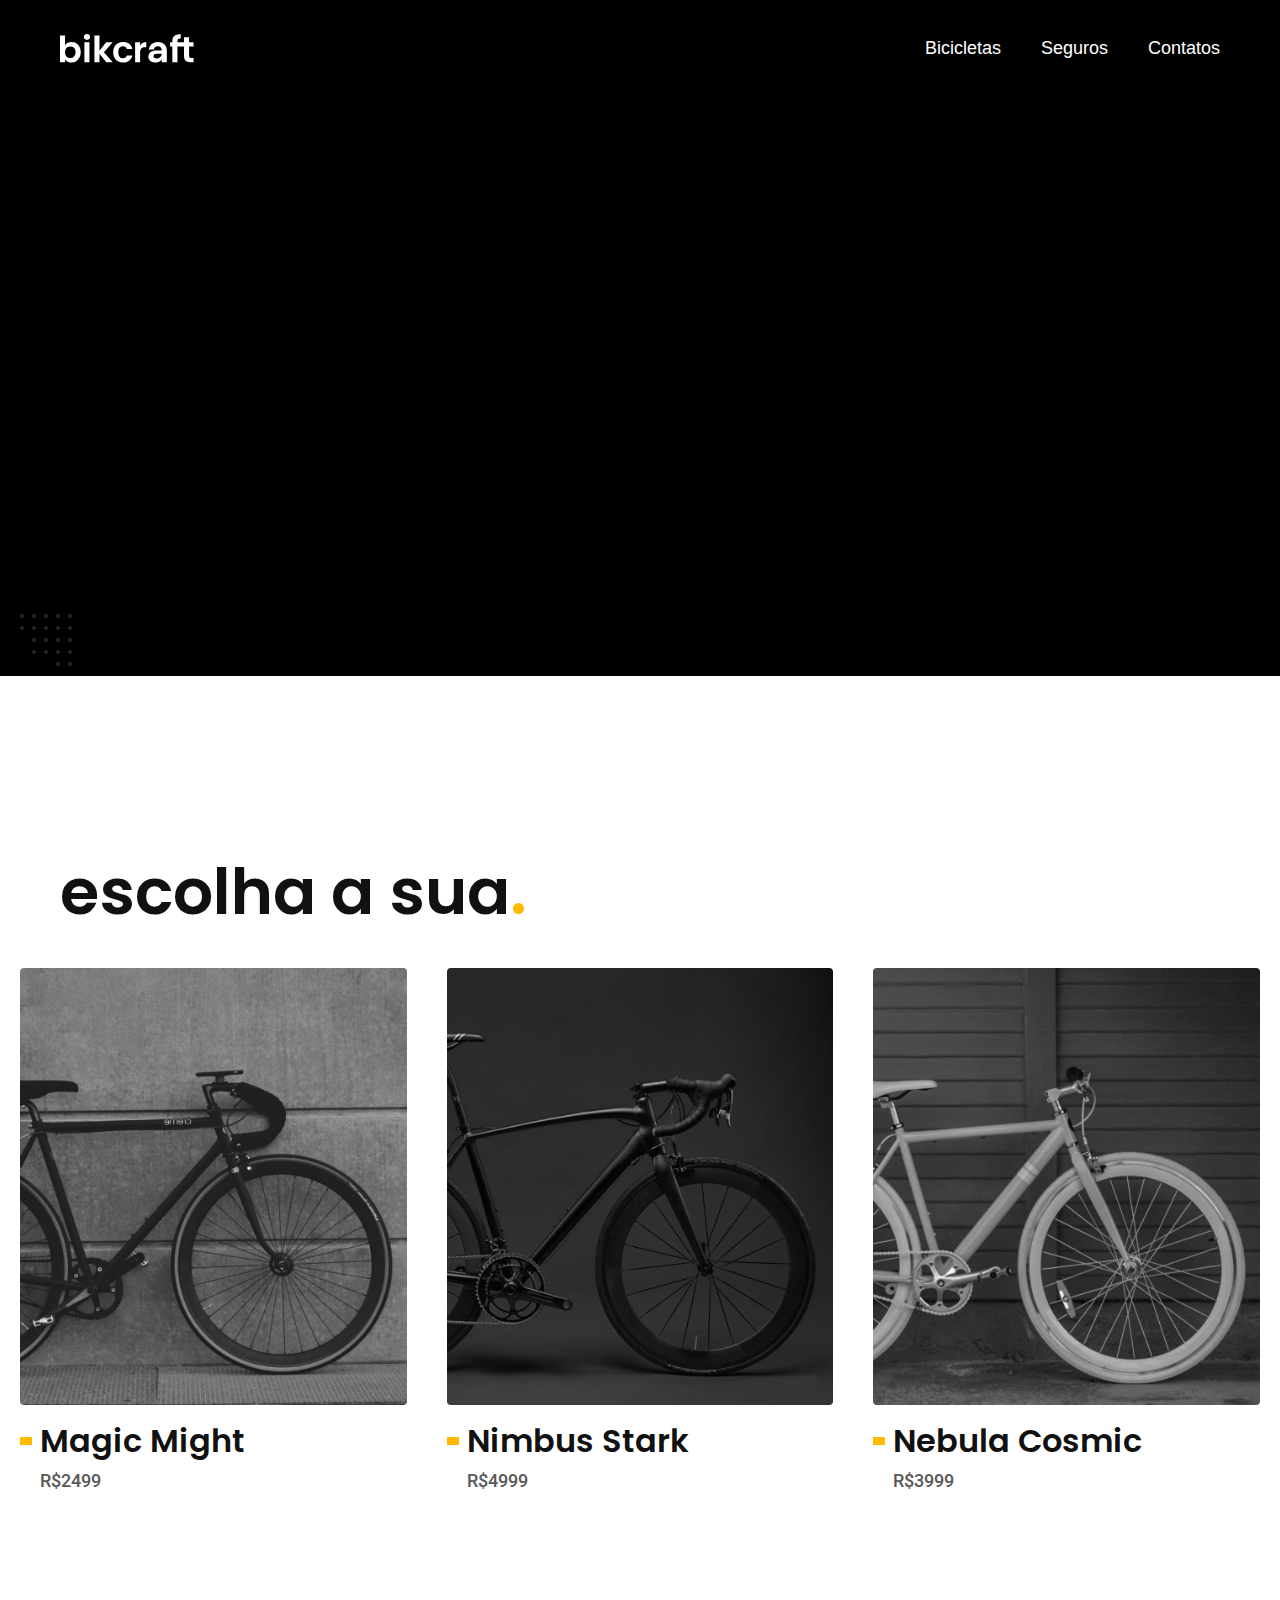
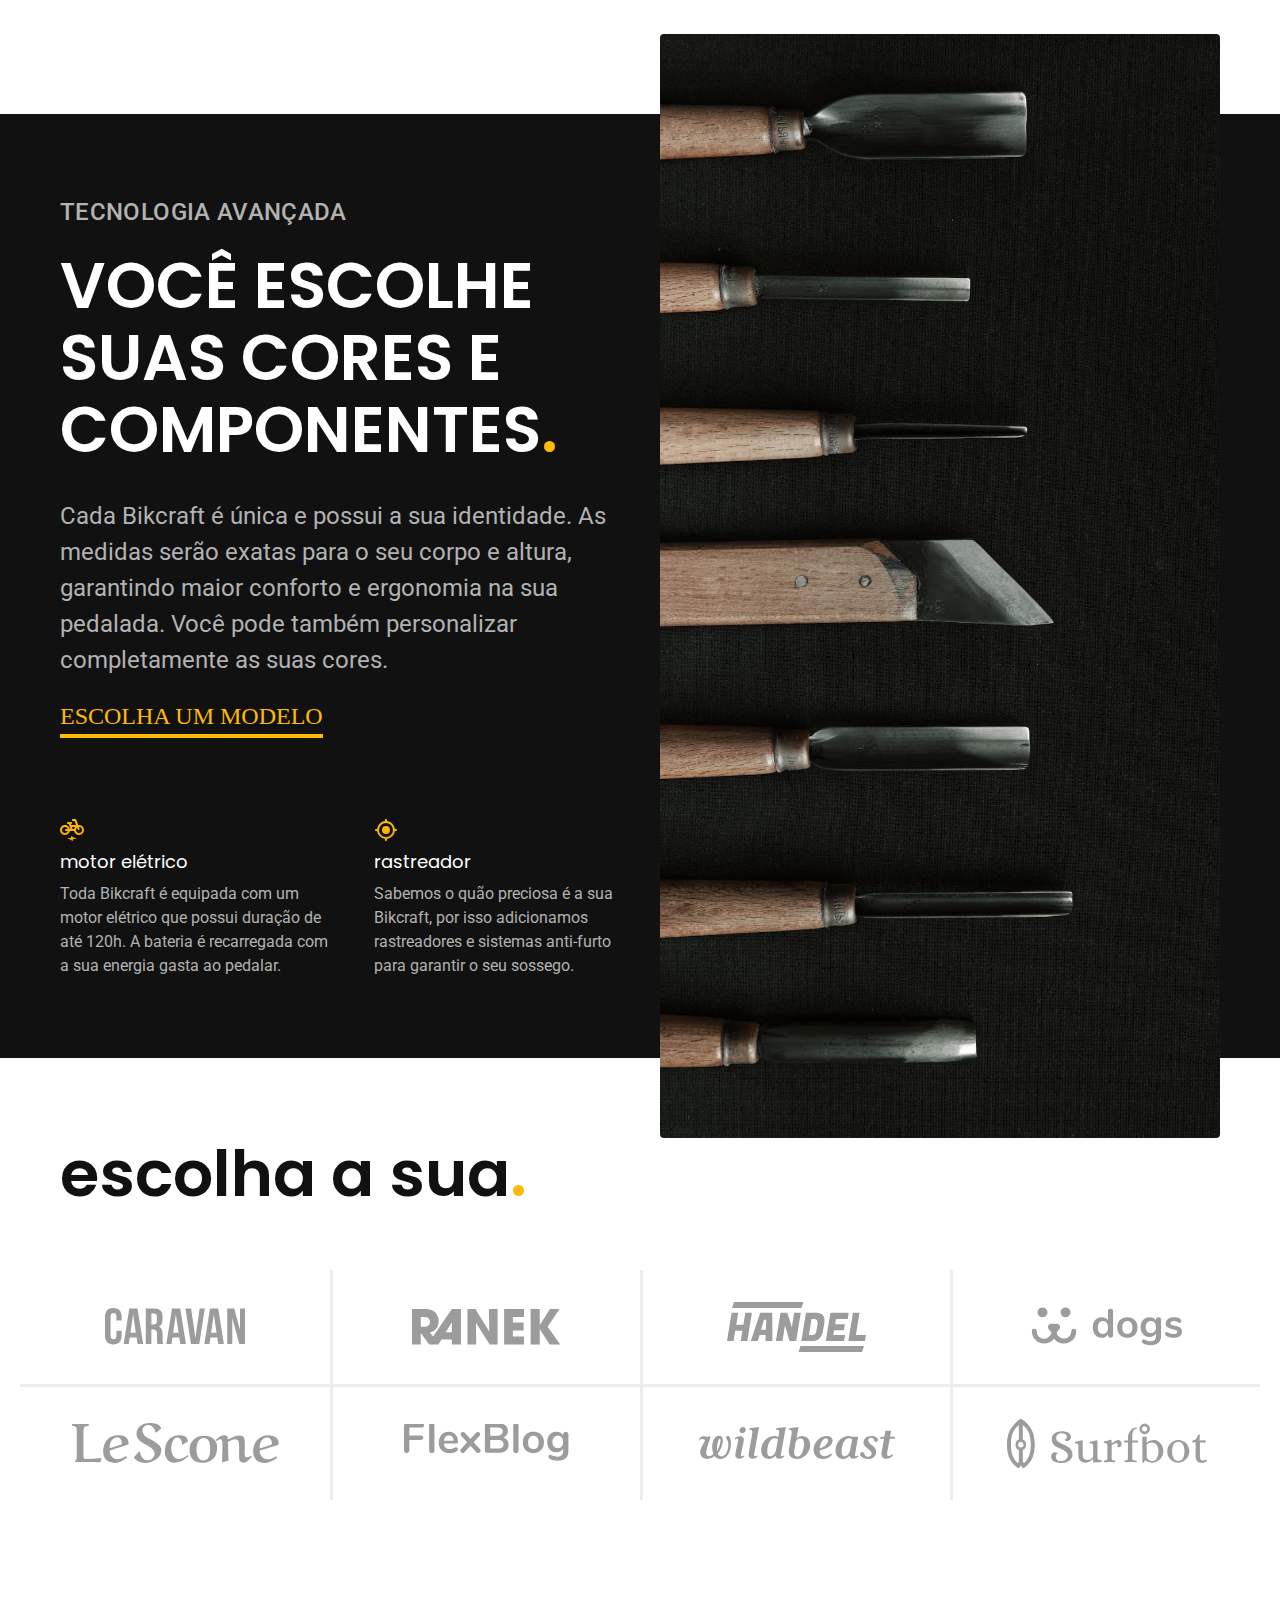
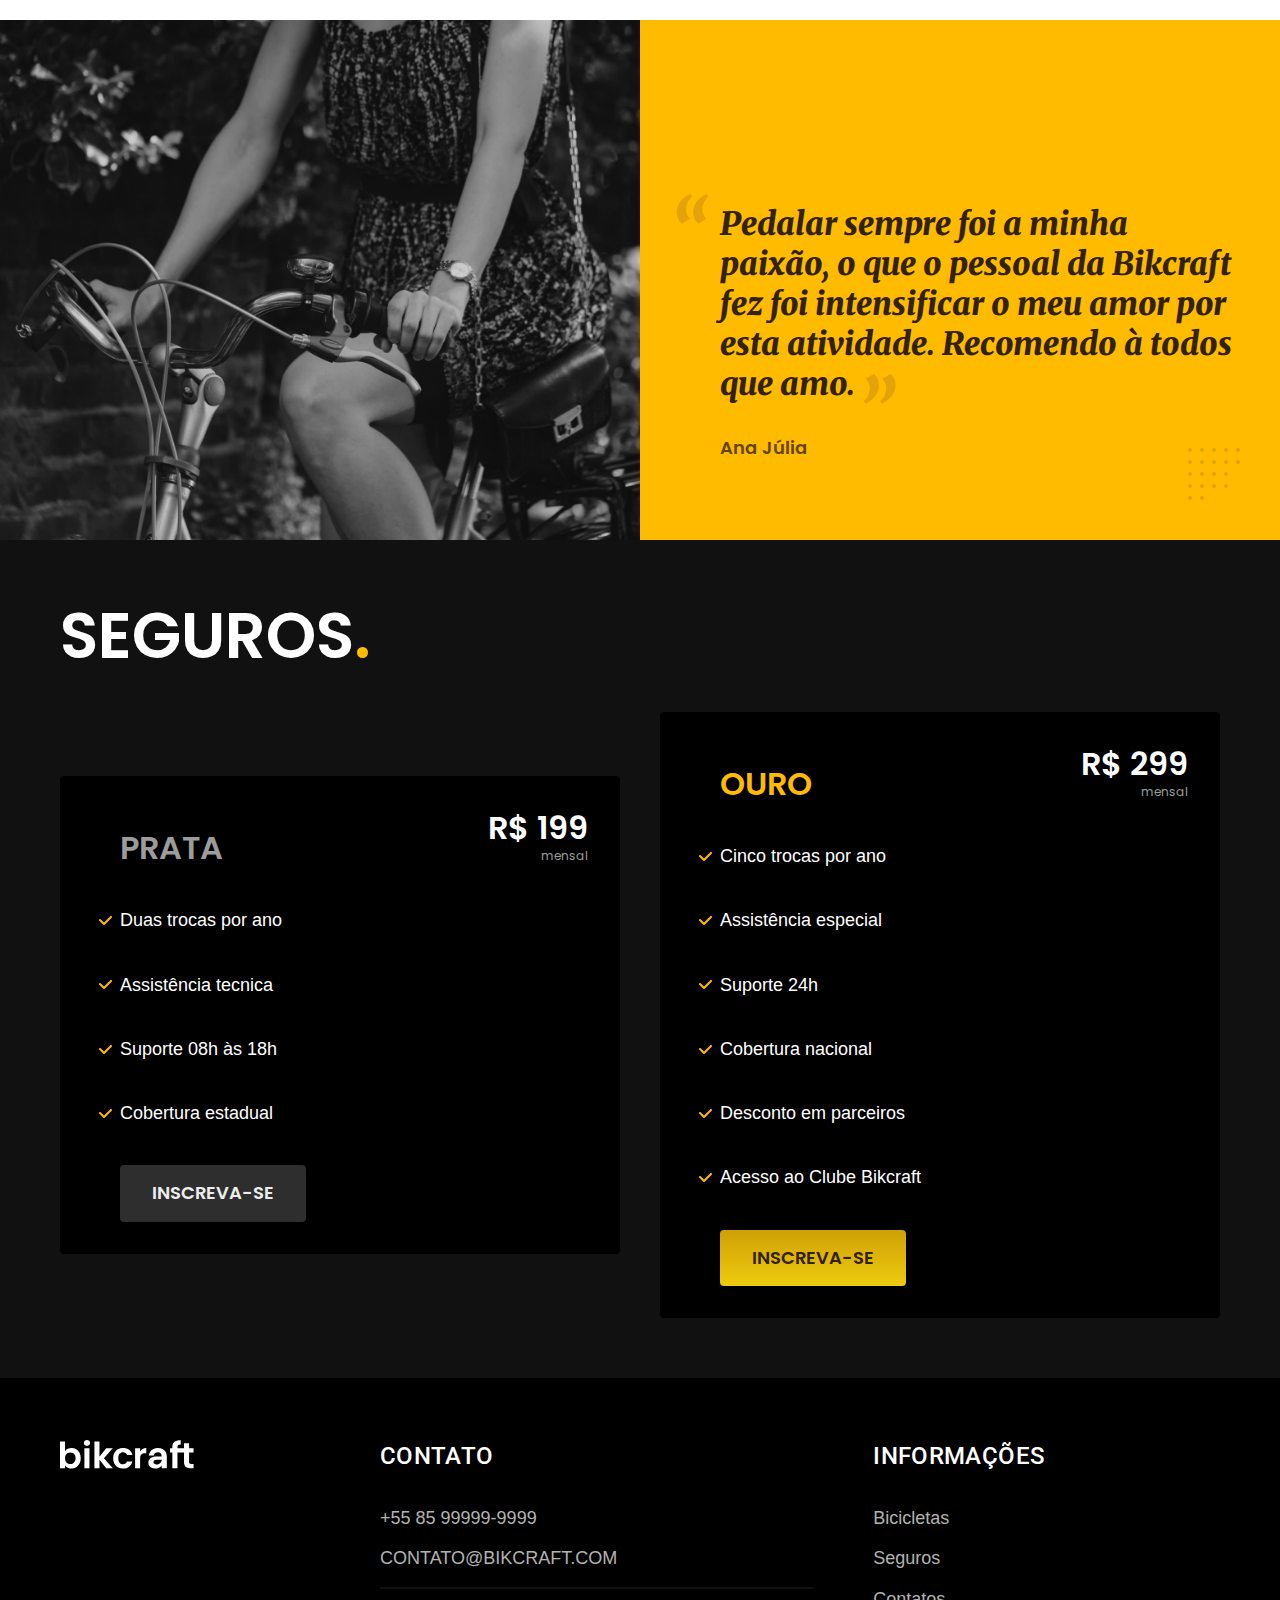
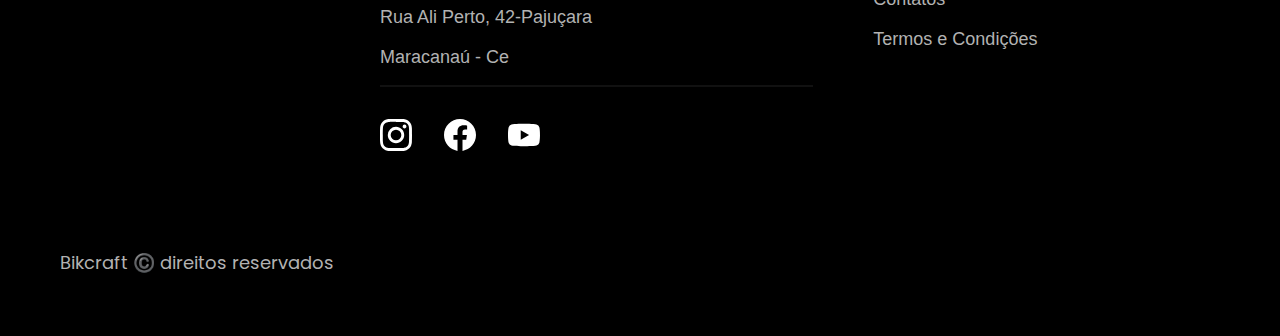
<file: index.html>
<!DOCTYPE html>
<html lang="pt-br">

<head>
  <meta charset="UTF-8">
  <meta name="viewport" content="width=device-width, initial-scale=1.0">
  <meta name="description" content="Bicicletas elétricas de alta precisão e qualidade,  feitas sob medida para o cliente. Explore o mundo na sua velocidade com a Bikcraft.">
  <title>Bikcraft - Bicicletas Elétricas</title>


  <link rel="preconnect" href="https://fonts.googleapis.com">
  <link rel="preconnect" href="https://fonts.gstatic.com" crossorigin>
  <link href="https://fonts.googleapis.com/css2?family=Fira+Sans&family=Merriweather:ital,opsz,wght@1,18..144,900&family=Poppins:wght@400;600&family=Roboto:ital,wght@0,100..900;1,100..900&display=swap" rel="stylesheet">


  <link rel="icon" href="./img/favicon.svg" type="image/svg+xml">
  <link rel="preload" href="./css/style.min.css" as="style">
  <link rel="stylesheet" href="./css/style.min.css">

  <script>document.documentElement.add("js");</script>
</head>

<body>
  <header class="header-bg">
    <div class="header container">
      <a href="./"> <img src="./img/bikcraft.svg" width="136" height="32" alt="bikcraft"></a>
      <nav class="primaria" aria-label="primaria">
        <ul class="header-menu font-1-m cor-0">
          <li><a href="bicicletas.html">Bicicletas</a></li>
          <li><a href="seguros.html">Seguros</a></li>
          <li><a href="contato.html">Contatos</a></li>
        </ul>
      </nav>
    </div>
  </header>

  <main class="introducao-bg">
    <div class="introducao container">
      <div class="introducao-conteudo">
        <h1 class="font-1-xxl cor-0 fadeInDown" data-anime="200">
          Bicicletas feitas sob medida<span class="cor-p1 font-1-xxl">.</span>
        </h1>
        <p class="font-2-l cor-5 fadeInDown" data-anime="400">Bicicletas elétricas de alta precisão e qualidade, feitas sob medida para o cliente. Explore o mundo na sua velocidade com a Bikcraft.
        </p>
        <a class="botao fadeInDown" data-anime="600" href="./bicicletas.html">Escolha a sua</a>

      </div>
      <picture>
        <source media="(max-width:800px)" srcset="./img/nimbus.jpg">
        <img src="./img/introducao.jpg" width="1280" height="1600" alt="bicicleta elétrica preta" class="fadeInDown" data-anime="200"">
      </picture>

    </div>

  </main>
  <article class=" bicicletas-lista">

        <h2 class="font-1-xxl  container">escolha a sua<span class="cor-p1 font-1-xxl">.</span></h2>

        <ul>
          <li>
            <a href="./bicicletas/magic.html">
              <picture>
                <search srcset="./img/magic-h.jpg" media="(max-width:600px)">
                  <img src="./img/magic-home.jpg" width="920" height="1040" alt="Bicicleta preta">
              </picture>
              <h3 class="font-1-xl ">Magic Might</h3>
              <span class="font-2-m cor-8">R$2499</span>
            </a>
          </li>
          <li>
            <a href="./bicicletas/nimbus.html">
              <picture>
                <search secset="./img/nimbus-h.jpg" media="(max-width:600px)">
                  <img src="./img/nimbus-home.jpg" width="920" height="1040" alt="Bicicleta preta">
              </picture>
              <h3 class="font-1-xl ">Nimbus Stark</h3>
              <span class="font-2-m cor-8">R$4999</span>
            </a>
          </li>
          <li>
            <a href="./bicicletas/nebula.html">
              <picture>
                <search srcset="./img/nebula-h.jpg" media="(max-width:600px)">
                  <img src="./img/nebula-home.jpg" width="920" height="1040" alt="Bicicleta preta">
              </picture>
              <h3 class="font-1-xl ">Nebula Cosmic</h3>
              <span class="font-2-m cor-8">R$3999</span>
            </a>
          </li>

        </ul>
        </article>

        <article class="tecnologia-bg">
          <div class="tecnologia container">
            <div class="tecnologia-conteudo">
              <span class="font-2-l-b cor-5">tecnologia avançada</span>
              <h2 class="font-1-xxl cor-0">VOCÊ ESCOLHE SUAS CORES E COMPONENTES<span class=" font-1-xxl cor-p1 ">.</span></h2>
              <p class="font-2-l cor-5">Cada Bikcraft é única e possui a sua identidade. As medidas serão exatas para o seu corpo e altura, garantindo maior conforto e ergonomia na sua pedalada. Você pode também personalizar completamente as suas cores.</p>
              <a class="link font-1-l cor-p2" href="./bicicletas.html">escolha um modelo</a>
              <div class="tecnologia-vantagens">
                <div>
                  <img src="./img/eletrica.svg" width="24" height="24" alt="">
                  <h3 class="font-1-m cor-0">motor elétrico</h3>
                  <p class="font-2-s cor-5">Toda Bikcraft é equipada com um motor elétrico que possui duração de até 120h. A bateria é recarregada com a sua energia gasta ao pedalar.
                  </p>
                </div>
                <div>
                  <img src="./img/rastreador.svg" width="24" height="24" alt="">
                  <h3 class="font-1-m cor-0">rastreador</h3>
                  <p class="font-2-s cor-5">Sabemos o quão preciosa é a sua Bikcraft, por isso adicionamos rastreadores e sistemas anti-furto para garantir o seu sossego.
                  </p>

                </div>
              </div>
            </div>

            <div class="tecnologia-imagem">
              <img src="./img/tecnologia.jpg" width="1200" height="1920" alt="">
            </div>
          </div>

        </article>

        <section class="parceiros" aria-label="parceiros">
          <h2 class="font-1-xxl  container">escolha a sua<span class="cor-p1 font-1-xxl">.</span></h2>
          <ul>
            <li><img src="./img/caravan.svg" width="140" height="38" alt="caravan"></li>
            <li><img src="./img/ranek.svg" width="149" height="36" alt="Ranek"></li>
            <li><img src="./img/handel.svg" width="139" height="50" alt="handel"></li>
            <li><img src="./img/dogs.svg" width="152" height="39" alt="dogs"></li>
            <li><img src="./img/lescone.svg" width="208" height="41" alt="lescone"></li>
            <li><img src="./img/flexblog.svg" width="165" height="38" alt="flexblog"></li>
            <li><img src="./img/wildbeast.svg" width="196" height="34" alt="wildbeast"></li>
            <li><img src="./img/surfbot.svg" width="200" height="49" alt="surfbot"></li>
          </ul>

        </section>
        <section class="depoimento" aria-label="depoimento">
          <picture>
            <source media="(max-width:600px)" srcset="./img/depoimento-mobile.jpg">
            <img src="./img/depoimento.jpg" width="1560" height="1360" alt="pessoa pedalando uma bicicleta bikcraft">
          </picture>
          <div class="depoimento-conteudo">
            <blockquote class="font-1-xl cor-p5">
              <p>Pedalar sempre foi a minha paixão, o que o pessoal da Bikcraft fez foi intensificar o meu amor por esta atividade. Recomendo à todos que amo.</p>
            </blockquote>
            <span class="font-1-m-b cor-p4">Ana Júlia</span>
          </div>
        </section>
        <article class="seguros-bg">
          <div class="seguros container">
            <h2 class="font-1-xxl cor-0">SEGUROS<span class=" font-1-xxl cor-p1 ">.</span></h2>
            <div class="seguros-item">
              <h3 class="font-1-xl cor-6">PRATA</h3>
              <span class="font-1-xl cor-0">R$ 199 <span class="font-1-xs cor-6">mensal</span></span>
              <ul class="font-2-m cor-0">
                <li>Duas trocas por ano</li>
                <li>Assistência tecnica</li>
                <li>Suporte 08h às 18h</li>
                <li>Cobertura estadual</li>
              </ul>
              <a class="botao secundario" href="./orcamento.html?tipo=seguro&produto=prata"">inscreva-se</a>
            </div>
            <div class=" seguros-item">
                <h3 class="font-1-xl cor-p1">OURO</h3>
                <span class="font-1-xl cor-0">R$ 299 <span class="font-1-xs cor-6">mensal</span></span>
                <ul class="font-2-m cor-0">
                  <li>Cinco trocas por ano</li>
                  <li>Assistência especial</li>
                  <li>Suporte 24h</li>
                  <li>Cobertura nacional</li>
                  <li>Desconto em parceiros</li>
                  <li>Acesso ao Clube Bikcraft</li>
                </ul>
                <a class="botao " href="./orcamento.html?tipo=seguro&produto=ouro"">inscreva-se</a>
            </div>
          </div>
        </article>

        <footer class=" footer-bg">
                  <div class="footer container">
                    <a class="footer-img" href="./"><img class="footer-img" src="./img/bikcraft.svg" width="136" height="32" alt="bikcraft"></a>

                    <div class="footer-contato">
                      <h3 class="font-2-l-b cor-0">contato</h3>
                      <ul class="font-2-m cor-5">
                        <li><a href="tel:+5585999999999">+55 85 99999-9999</a></li>
                        <li><a href="mailto:CONTATO@BIKCRAFT.COM">CONTATO@BIKCRAFT.COM</a></li>
                        <li>Rua Ali Perto, 42-Pajuçara</li>
                        <li>Maracanaú - Ce</li>
                      </ul>
                      <div class="footer-redes">
                        <a href="./"><img src="./img/instagram.svg" width="32" height="32" alt="instagram"></a>
                        <a href="./"><img src="./img/facebook.svg" width="32" height="32" alt="facebook"></a>
                        <a href="./"><img src="./img/youtube.svg" width="32" height="32" alt="youtube"></a>
                      </div>
                    </div>
                    <div class="footer-informacoes">
                      <h3 class="font-2-l-b cor-0">informações</h3>
                      <nav>
                        <ul class="font-1-m cor-5">
                          <li><a href="bicicletas.html">Bicicletas</a></li>
                          <li><a href="seguros.html">Seguros</a></li>
                          <li><a href="contatos.html">Contatos</a></li>
                          <li><a href="termos.html">Termos e Condições</a></li>
                        </ul>
                      </nav>
                    </div>
                    <div class="copy">
                      <p class="font-1-m cor-5 ">Bikcraft ©️ direitos reservados</p>
                    </div>
                  </div>
                  </footer>
                  <script src="./js/plugins/simple-anime.js"></script>
                  <script src="./js/script.js"></script>
</body>

</html>
</file>
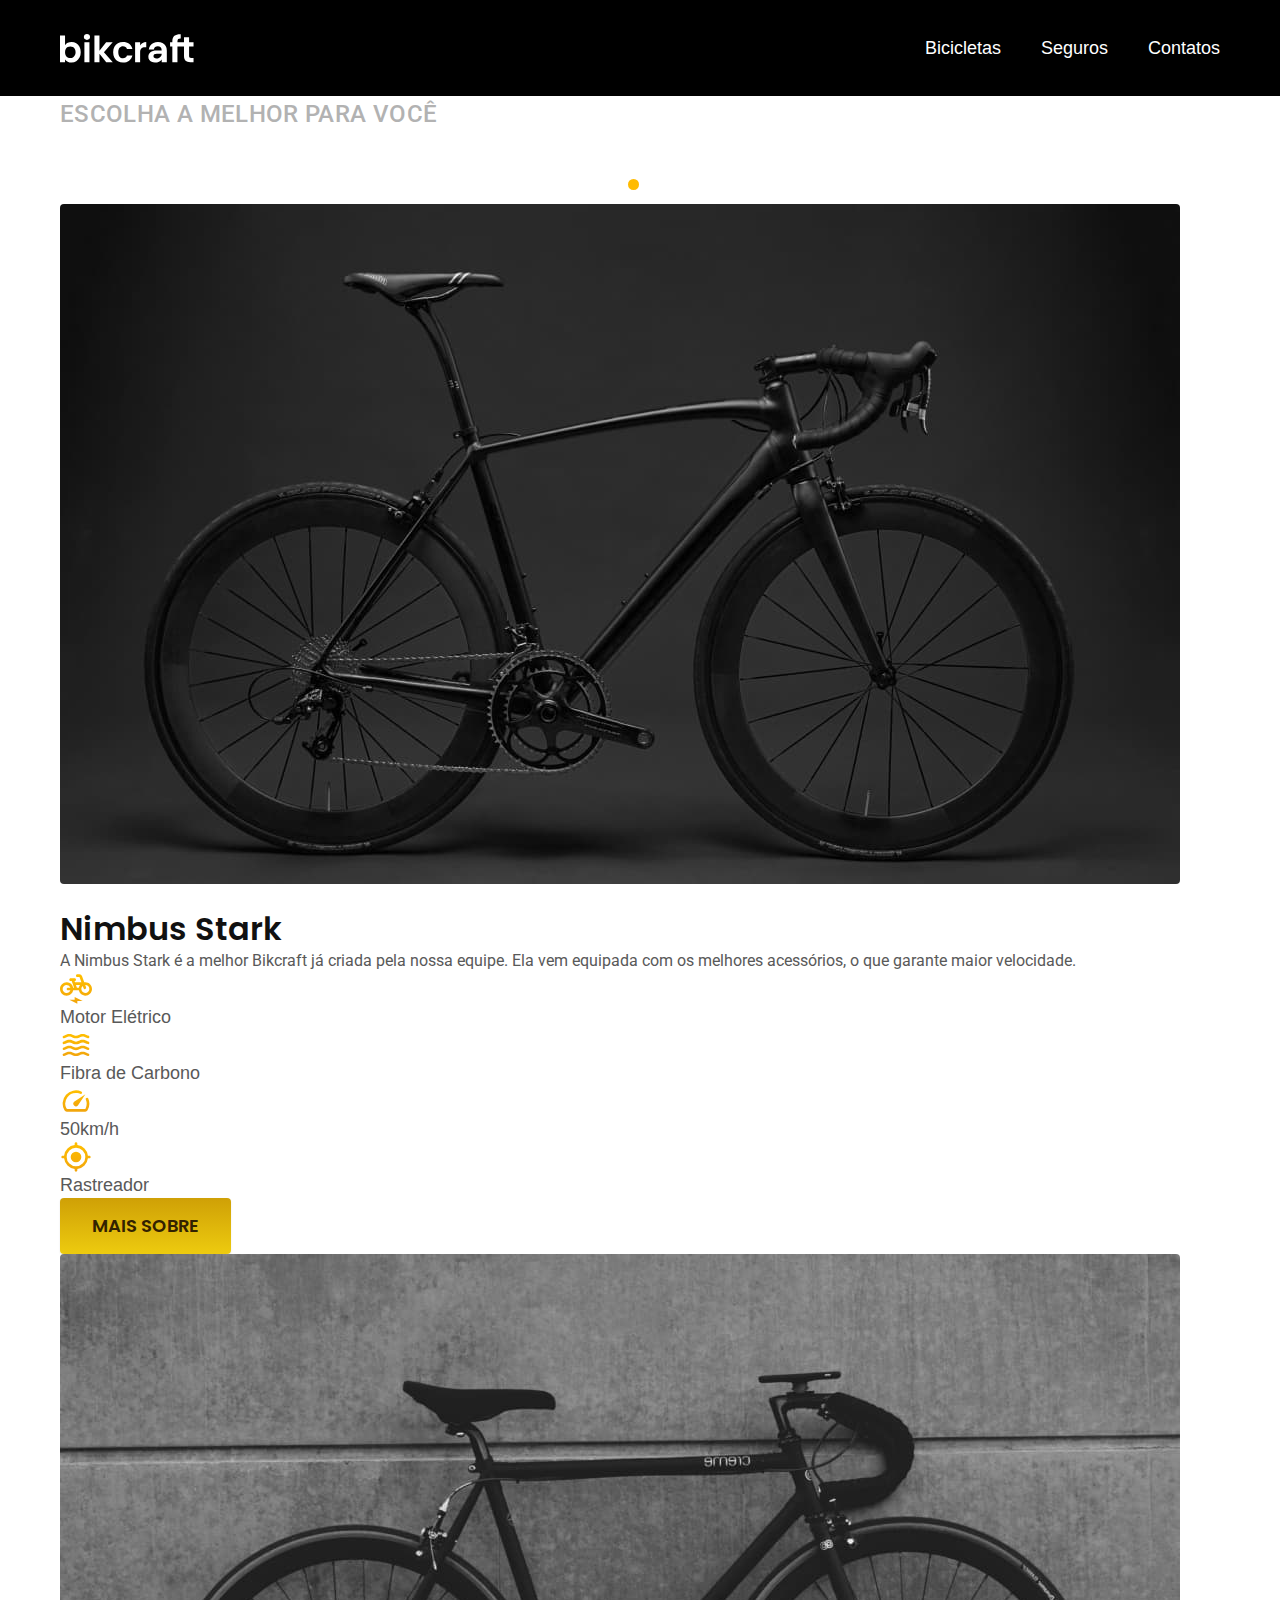
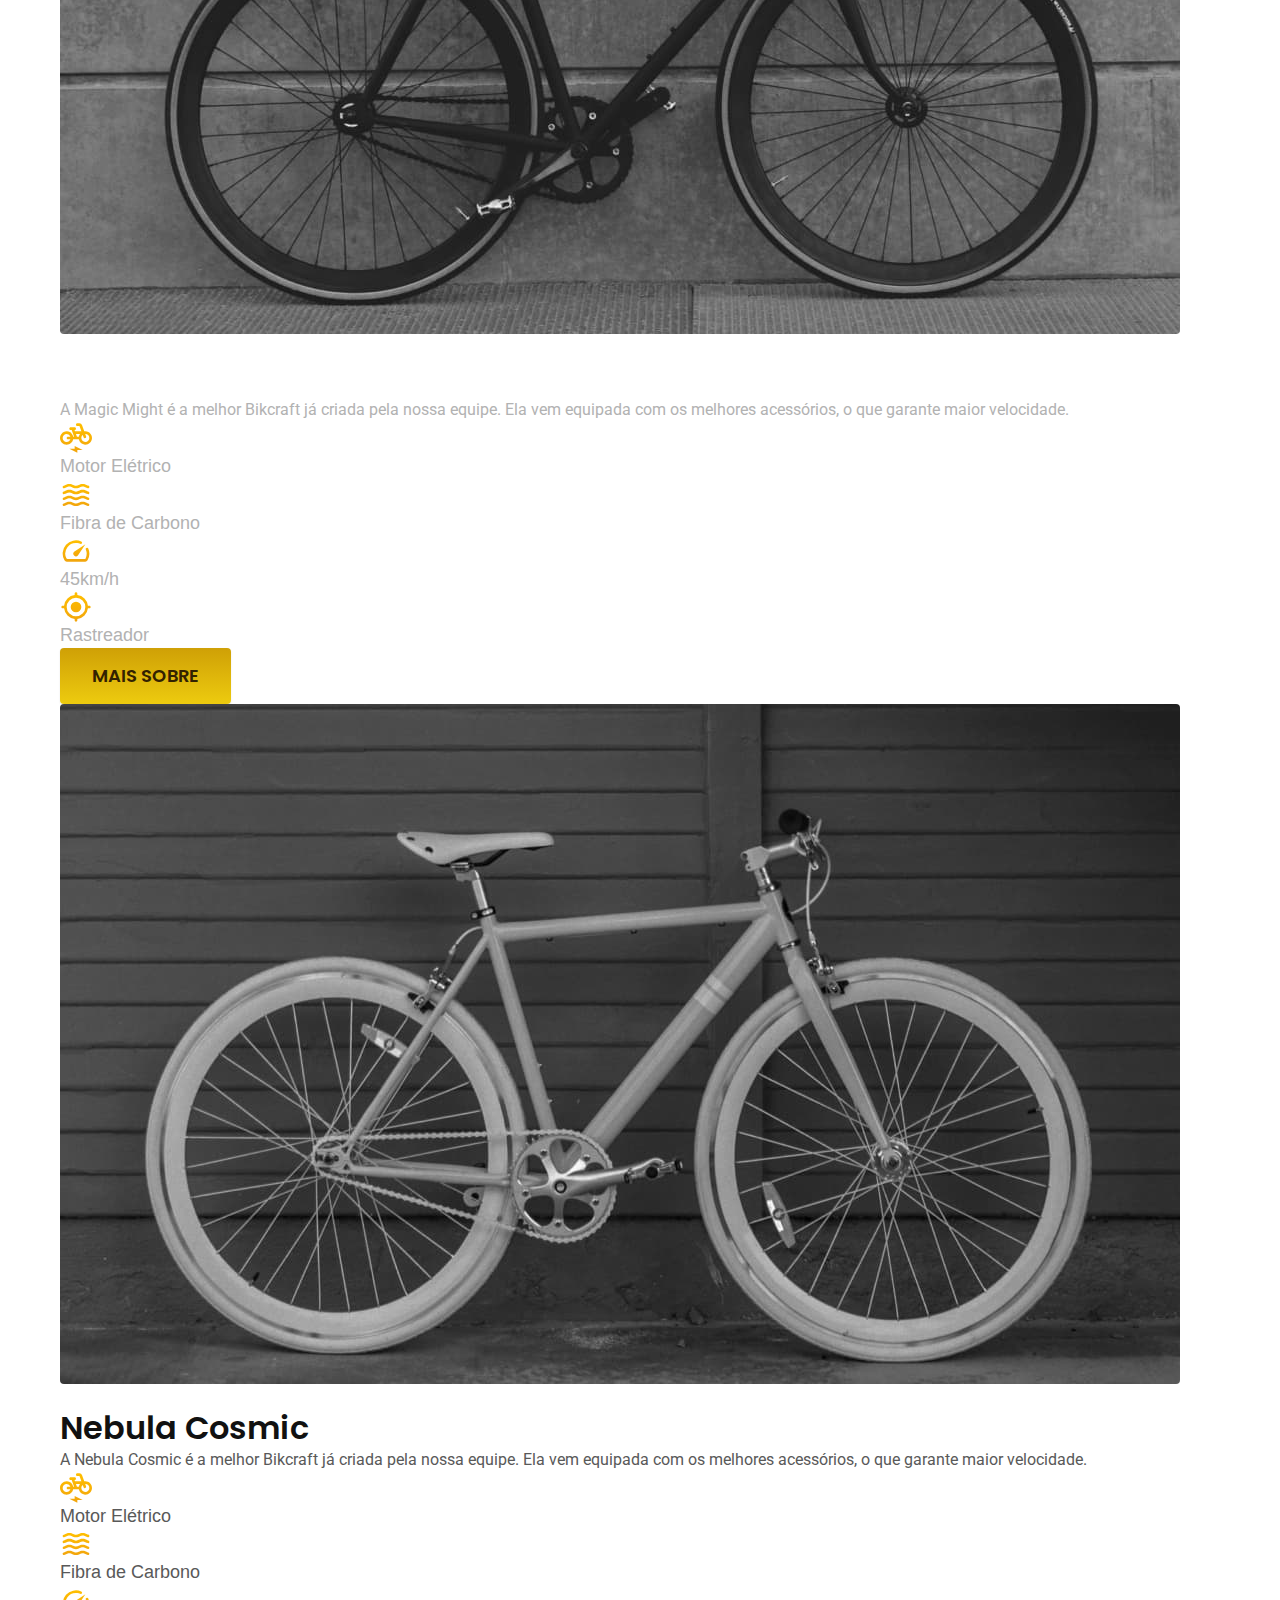
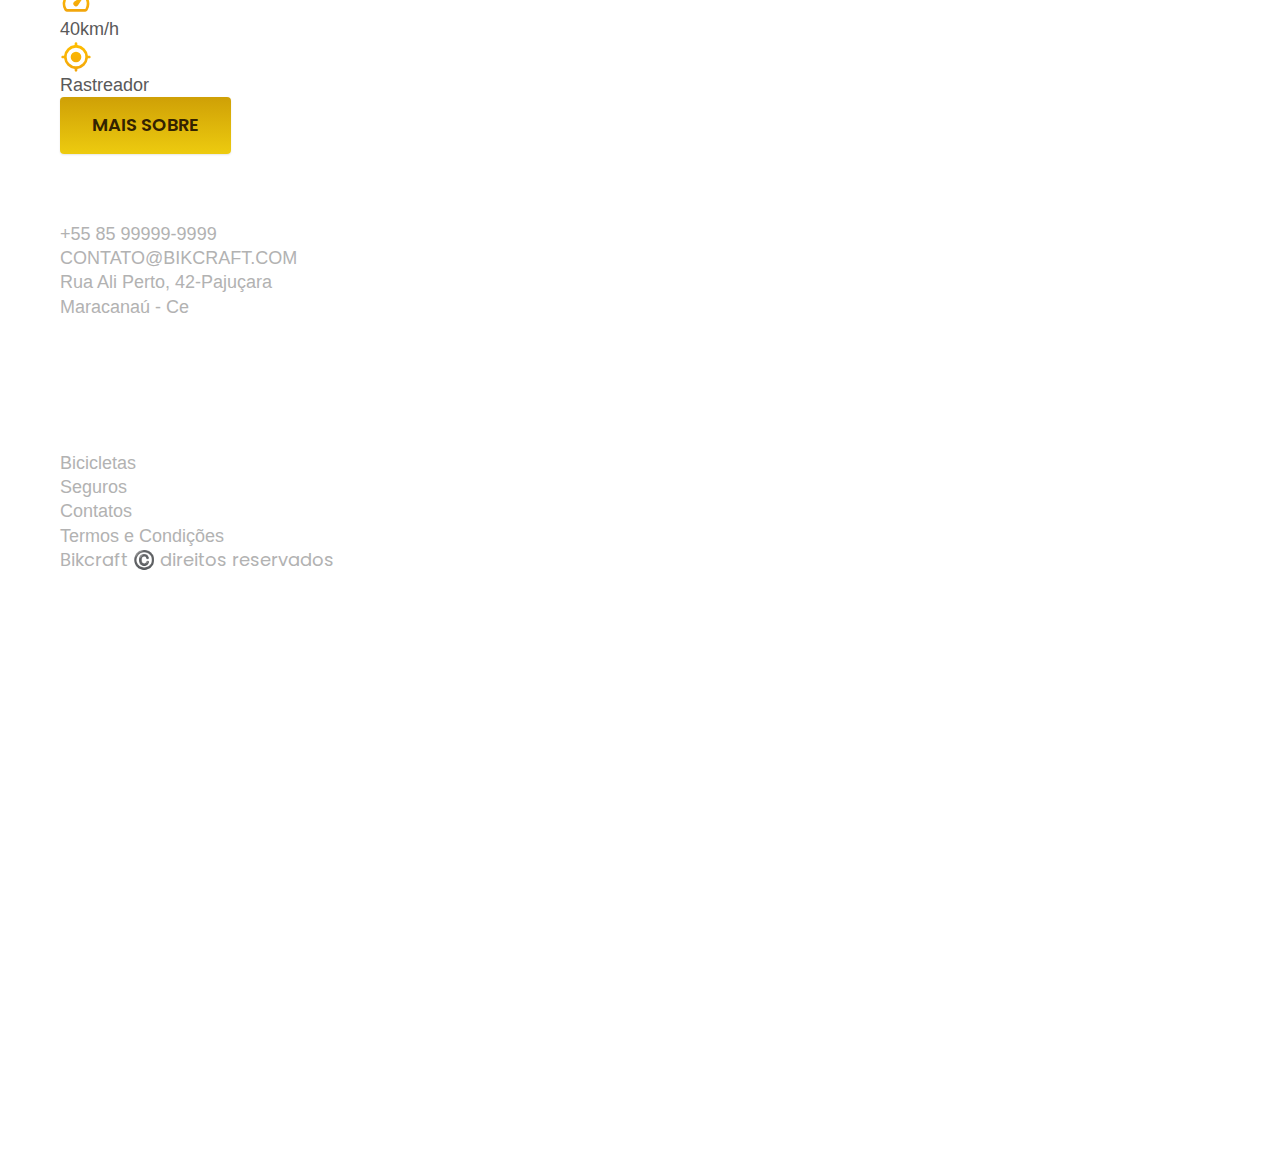
<file: bicicletas.html>
<!DOCTYPE html>
<html lang="pt-br">

<head>
  <meta charset="UTF-8">
  <meta name="viewport" content="width=device-width, initial-scale=1.0">
  <meta name="description" content="Bicletas.">
  <title>Bicicletas | Bikcraft</title>
  <link rel="stylesheet" href="./css/style.css">
  <link rel="preconnect" href="https://fonts.googleapis.com">
  <link rel="preconnect" href="https://fonts.gstatic.com" crossorigin>
  <link href="https://fonts.googleapis.com/css2?family=Fira+Sans&family=Merriweather:ital,opsz,wght@1,18..144,900&family=Poppins:wght@400;600&family=Roboto:ital,wght@0,100..900;1,100..900&display=swap" rel="stylesheet">
</head>

<body id="bicletas">
  <header class="header-bg">
    <div class="header container">
      <a href="./"> <img src="./img/bikcraft.svg" alt="bikcraft"></a>
      <nav class="primaria" aria-label="primaria">
        <ul class="header-menu font-1-m cor-0">
          <li><a href="bicicletas.html">Bicicletas</a></li>
          <li><a href="seguros.html">Seguros</a></li>
          <li><a href="contatos.html">Contatos</a></li>
        </ul>
      </nav>
    </div>
  </header>

  <main>
    <div class="titulo-bg">
      <div class="titulo container">
        <p class="font-2-l-b cor-5">Escolha a melhor para você</p>
        <h1 class="font-1-xxl cor-0">Nossas Bicicletas<span class="font-1-xxl cor-p1">.</span></h1>
      </div>
    </div>
    <div class="bicicletas-bg">
      <div class="bicicletas container">
        <div class="bicicletas-imagem">
          <img src="./img/nimbus.jpg" alt="bicicleta preta">
          <span class="font-2-m cor-0">R$ 4999</span>
        </div>
        <div class="bicicletas-conteudo">
          <h2 class="font-1-xl">Nimbus Stark</h2>
          <p class="font-2-s cor-8">A Nimbus Stark é a melhor Bikcraft já criada pela nossa equipe. Ela vem equipada com os melhores acessórios, o que garante maior velocidade.</p>
          <ul class="font-1-m cor-8">
            <li> <img src="./img/eletrica.svg" alt="">Motor Elétrico</li>
            <li> <img src="./img/carbono.svg" alt="">Fibra de Carbono</li>
            <li> <img src="./img/velocidade.svg" alt="">50km/h</li>
            <li> <img src="./img/rastreador.svg" alt="">Rastreador</li>
          </ul>
          <a class="botao seta" href="./bicicletas/nimbus.html">Mais Sobre</a>
        </div>
      </div>
    </div>

    <div class="bicicletas-bg2">
      <div class="bicicletas container">
        <div class="bicicletas-imagem">
          <img src="./img/magic.jpg" alt="bicicleta preta">
          <span class="font-2-m cor-0">R$ 2499</span>
        </div>
        <div class="bicicletas-conteudo">
          <h2 class="font-1-xl cor-0">Magic Might</h2>
          <p class="font-2-s cor-5">A Magic Might é a melhor Bikcraft já criada pela nossa equipe. Ela vem equipada com os melhores acessórios, o que garante maior velocidade.</p>
          <ul class="font-1-m cor-5">
            <li> <img src="./img/eletrica.svg" alt="">Motor Elétrico</li>
            <li> <img src="./img/carbono.svg" alt="">Fibra de Carbono</li>
            <li> <img src="./img/velocidade.svg" alt="">45km/h</li>
            <li> <img src="./img/rastreador.svg" alt="">Rastreador</li>
          </ul>
          <a class="botao seta" href="./bicicletas/magic.html">Mais Sobre</a>
        </div>
      </div>
    </div>


    <div class="bicicletas-bg">
      <div class="bicicletas container">
        <div class="bicicletas-imagem">
          <img src="./img/nebula.jpg" alt="bicicleta preta">
          <span class="font-2-m cor-0">R$ 3999</span>
        </div>
        <div class="bicicletas-conteudo">
          <h2 class="font-1-xl">Nebula Cosmic</h2>
          <p class="font-2-s cor-8">A Nebula Cosmic é a melhor Bikcraft já criada pela nossa equipe. Ela vem equipada com os melhores acessórios, o que garante maior velocidade.</p>
          <ul class="font-1-m cor-8">
            <li> <img src="./img/eletrica.svg" alt="">Motor Elétrico</li>
            <li> <img src="./img/carbono.svg" alt="">Fibra de Carbono</li>
            <li> <img src="./img/velocidade.svg" alt="">40km/h</li>
            <li> <img src="./img/rastreador.svg" alt="">Rastreador</li>
          </ul>
          <a class="botao seta" href="./bicicletas/nebula.html">Mais Sobre</a>
        </div>
      </div>
    </div>
  </main>

  <footer class="footer-bg">
    <div class="footer container">
      <a class="footer-img" href="./"><img class="footer-img" src="./img/bikcraft.svg" alt="bikcraft"></a>

      <div class="footer-contato">
        <h3 class="font-2-l-b cor-0">contato</h3>
        <ul class="font-2-m cor-5">
          <li><a href="tel:+5585999999999">+55 85 99999-9999</a></li>
          <li><a href="mailto:CONTATO@BIKCRAFT.COM">CONTATO@BIKCRAFT.COM</a></li>
          <li>Rua Ali Perto, 42-Pajuçara</li>
          <li>Maracanaú - Ce</li>
        </ul>
        <div class="footer-redes">
          <a href="./"><img src="./img/instagram.svg" alt="instagram"></a>
          <a href="./"><img src="./img/facebook.svg" alt="facebook"></a>
          <a href="./"><img src="./img/youtube.svg" alt="youtube"></a>
        </div>
      </div>
      <div class="footer-informacoes">
        <h3 class="font-2-l-b cor-0">informações</h3>
        <nav>
          <ul class="font-1-m cor-5">
            <li><a href="bicicletas.html">Bicicletas</a></li>
            <li><a href="seguros.html">Seguros</a></li>
            <li><a href="contatos.html">Contatos</a></li>
            <li><a href="termos.html">Termos e Condições</a></li>
          </ul>
        </nav>
      </div>
      <div class="copy">
        <p class="font-1-m cor-5 ">Bikcraft ©️ direitos reservados</p>
      </div>
    </div>
</body>
</footer>
</file>
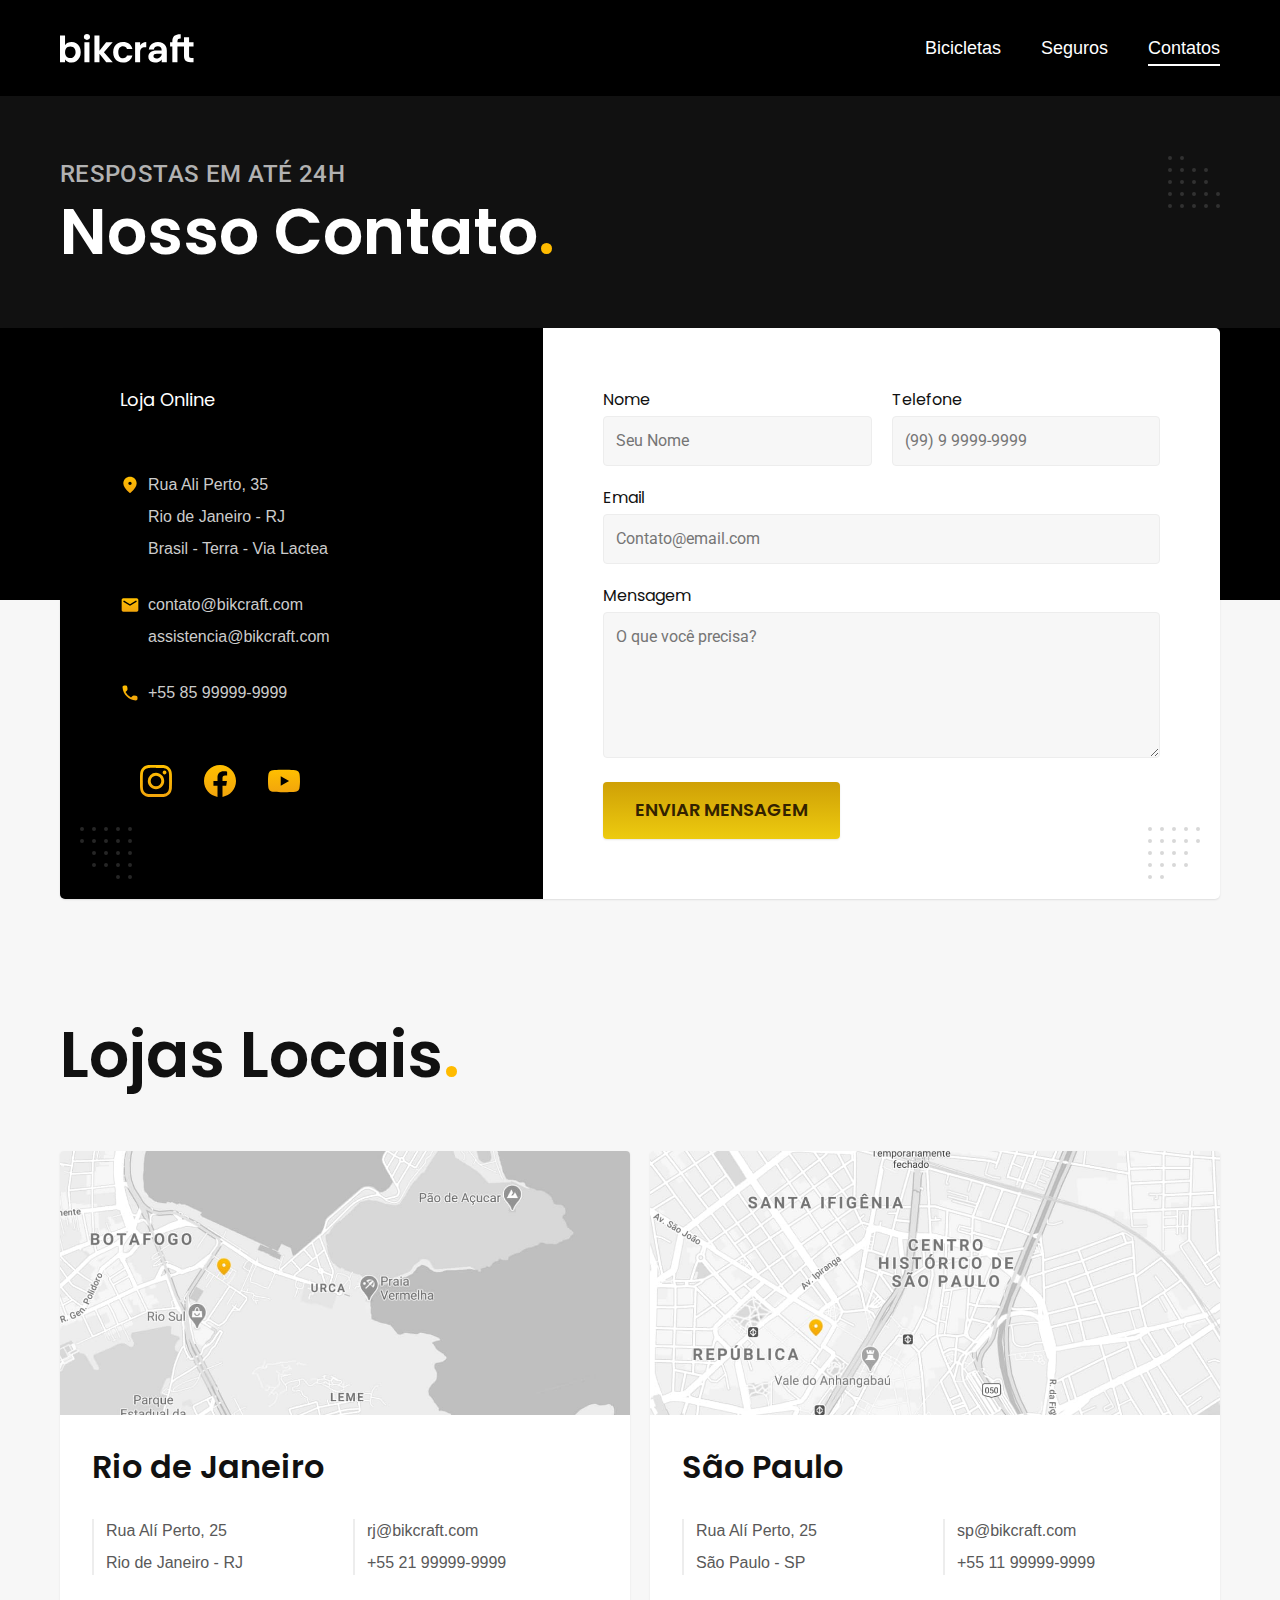
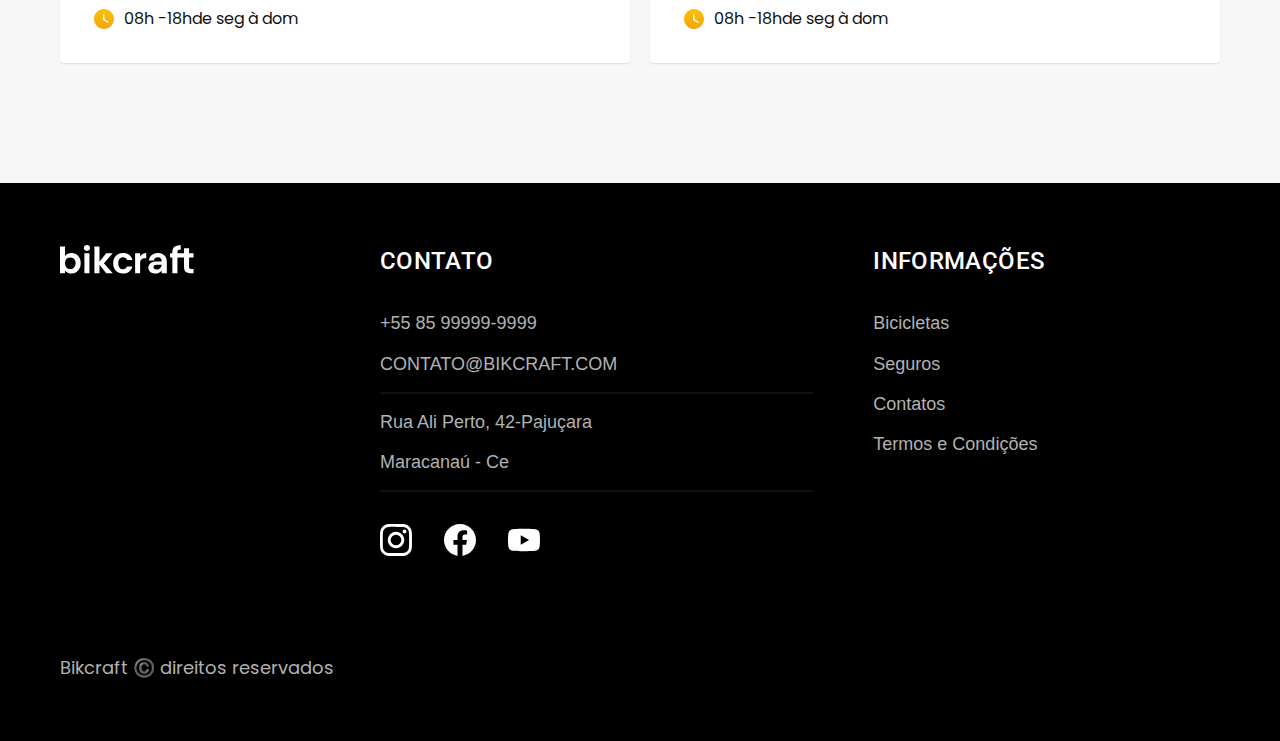
<file: contato.html>
<!DOCTYPE html>
<html lang="pt-br">

<head>
  <meta charset="UTF-8">
  <meta name="viewport" content="width=device-width, initial-scale=1.0">
  <meta name="description" content="Contato.">
  <title>Contato | Bikcraft</title>
  <link rel="icon" href="./img/favicon.svg" type="image/svg+xml">
  <link rel="preload" href="./css/style.min.css" as="style">
  <link rel="stylesheet" href="./css/style.min.css">
  <link rel="preconnect" href="https://fonts.googleapis.com">
  <link rel="preconnect" href="https://fonts.gstatic.com" crossorigin>
  <link href="https://fonts.googleapis.com/css2?family=Fira+Sans&family=Merriweather:ital,opsz,wght@1,18..144,900&family=Poppins:wght@400;600&family=Roboto:ital,wght@0,100..900;1,100..900&display=swap" rel="stylesheet">
</head>

<body id="contato">
  <header class="header-bg">
    <div class="header container">
      <a href="./"> <img src="./img/bikcraft.svg" width="136" height="32" alt="bikcraft"></a>
      <nav class="primaria" aria-label="primaria">
        <ul class="header-menu font-1-m cor-0">
          <li><a href="bicicletas.html">Bicicletas</a></li>
          <li><a href="seguros.html">Seguros</a></li>
          <li><a href="contato.html">Contatos</a></li>
        </ul>
      </nav>
    </div>
  </header>



  <main>
    <div class="titulo-bg">
      <div class="titulo container">
        <p class="font-2-l-b cor-5">Respostas em até 24h</p>
        <h1 class="font-1-xxl cor-0">Nosso Contato<span class="font-1-xxl cor-p1">.</span></h1>
      </div>
    </div>
    <div class="contato container ">
      <section class="contato-dados" aria-label="Endereço">
        <h2 class="font-1-m cor-0">Loja Online</h2>
        <div class="contato-endereço font-2-s cor-4">
          <p> Rua Ali Perto, 35</p>
          <p> Rio de Janeiro - RJ</p>
          <p> Brasil - Terra - Via Lactea</p>
        </div>
        <address class="contato-meios font-2-s cor-4">
          <a href="mailto:contato@bikcraft.com">contato@bikcraft.com</a>
          <a href="mailto:assistencia@bikcraft.com">assistencia@bikcraft.com</a>
          <a href="tel:+558599999-9999">+55 85 99999-9999</a>
        </address>
        <div class="contato-redes">
          <a href="./"><img src="./img/instagram-p.svg" width="32" height="32" alt="instagram"></a>
          <a href="./"><img src="./img/facebook-p.svg" width="32" height="32" alt="facebook"></a>
          <a href="./"><img src="./img/youtube-p.svg" width="32" height="32" alt="youtube"></a>
        </div>

      </section>

      <section class="contato-formulario" aria-label="Formulário">
        <form class="form" action="./enviar.php" method="post">
          <div>
            <label for="nome"> Nome</label>
            <input type="text" id="nome" name="nome" placeholder="Seu Nome" required>
          </div>
          <div>
            <label for="Telefone"> Telefone</label>
            <input type="text" id="Telefone" name="Telefone" placeholder="(99) 9 9999-9999" required>
          </div>
          <div class="col-2">
            <label for="Email"> Email</label>
            <input type="email" id="Email" name="Email" placeholder="Contato@email.com" required>
          </div>
          <div class="col-2">
            <label for="Mensagem">Mensagem</label>
            <textarea rows="5" id="Mensagem" name="Mensagem" placeholder="O que você precisa?"></textarea>
          </div>
          <button class="botao col-2">Enviar Mensagem</button>
        </form>
      </section>
    </div>

  </main>
  <article class="lojas container">
    <h2 class="font-1-xxl">Lojas Locais<span class="cor-p1 font-1-xxl">.</span></h2>
    <div class="lojas-item">
      <img src="./img/rj.jpg" width="1120" height="520" alt="mapa marcando o endereço da loja em rua Ali Perto, 25, Rio de Janeiro - RJ">
      <div class="lojas-conteudo">
        <h3 class="font-1-xl">Rio de Janeiro</h3>
        <div class="lojas-dados font-2-s cor-8">
          <p>Rua Alí Perto, 25</p>
          <p>Rio de Janeiro - RJ</p>
        </div>
        <div class="lojas-dados font-2-s cor-8">
          <a href="mailto:rj@bikcraft.com">rj@bikcraft.com</a>
          <a href="tel:+552199999-9999">+55 21 99999-9999</a>
        </div>
        <p class="lojas-tempo font-1-s"><img src="./img/horario.svg" width="24" height="24" alt=""> 08h -18hde seg à dom</p>
      </div>
    </div>
    <div class="lojas-item">
      <img src="./img/sp.jpg" width="1120" height="520" alt="mapa marcando o endereço da loja em rua Ali Perto, 25, São Paulo - SP">
      <div class="lojas-conteudo">
        <h3 class="font-1-xl">São Paulo</h3>
        <div class="lojas-dados font-2-s cor-8">
          <p>Rua Alí Perto, 25</p>
          <p>São Paulo - SP</p>
        </div>
        <div class="lojas-dados font-2-s cor-8">
          <a href="mailto:sp@bikcraft.com">sp@bikcraft.com</a>
          <a href="tel:+551199999-9999">+55 11 99999-9999</a>
        </div>
        <p class="lojas-tempo font-1-s"><img src="./img/horario.svg" width="24" height="24" alt=""> 08h -18hde seg à dom</p>
      </div>
    </div>
  </article>

  <footer class="footer-bg">
    <div class="footer container">
      <a class="footer-img" href="./"><img class="footer-img" src="./img/bikcraft.svg" width="136" height="32" alt="bikcraft"></a>

      <div class="footer-contato">
        <h3 class="font-2-l-b cor-0">contato</h3>
        <ul class="font-2-m cor-5">
          <li><a href="tel:+5585999999999">+55 85 99999-9999</a></li>
          <li><a href="mailto:CONTATO@BIKCRAFT.COM">CONTATO@BIKCRAFT.COM</a></li>
          <li>Rua Ali Perto, 42-Pajuçara</li>
          <li>Maracanaú - Ce</li>
        </ul>
        <div class="footer-redes">
          <a href="./"><img src="./img/instagram.svg" width="32" height="32" alt="instagram"></a>
          <a href="./"><img src="./img/facebook.svg" width="32" height="32" alt="facebook"></a>
          <a href="./"><img src="./img/youtube.svg" width="32" height="32" alt="youtube"></a>
        </div>
      </div>
      <div class="footer-informacoes">
        <h3 class="font-2-l-b cor-0">informações</h3>
        <nav>
          <ul class="font-1-m cor-5">
            <li><a href="bicicletas.html">Bicicletas</a></li>
            <li><a href="seguros.html">Seguros</a></li>
            <li><a href="contatos.html">Contatos</a></li>
            <li><a href="termos.html">Termos e Condições</a></li>
          </ul>
        </nav>
      </div>
      <div class="copy">
        <p class="font-1-m cor-5 ">Bikcraft ©️ direitos reservados</p>
      </div>
    </div>
    <script src="./js/script.js"></script>
    <script src="./js/formulario.js"></script>
</body>
</footer>
</file>
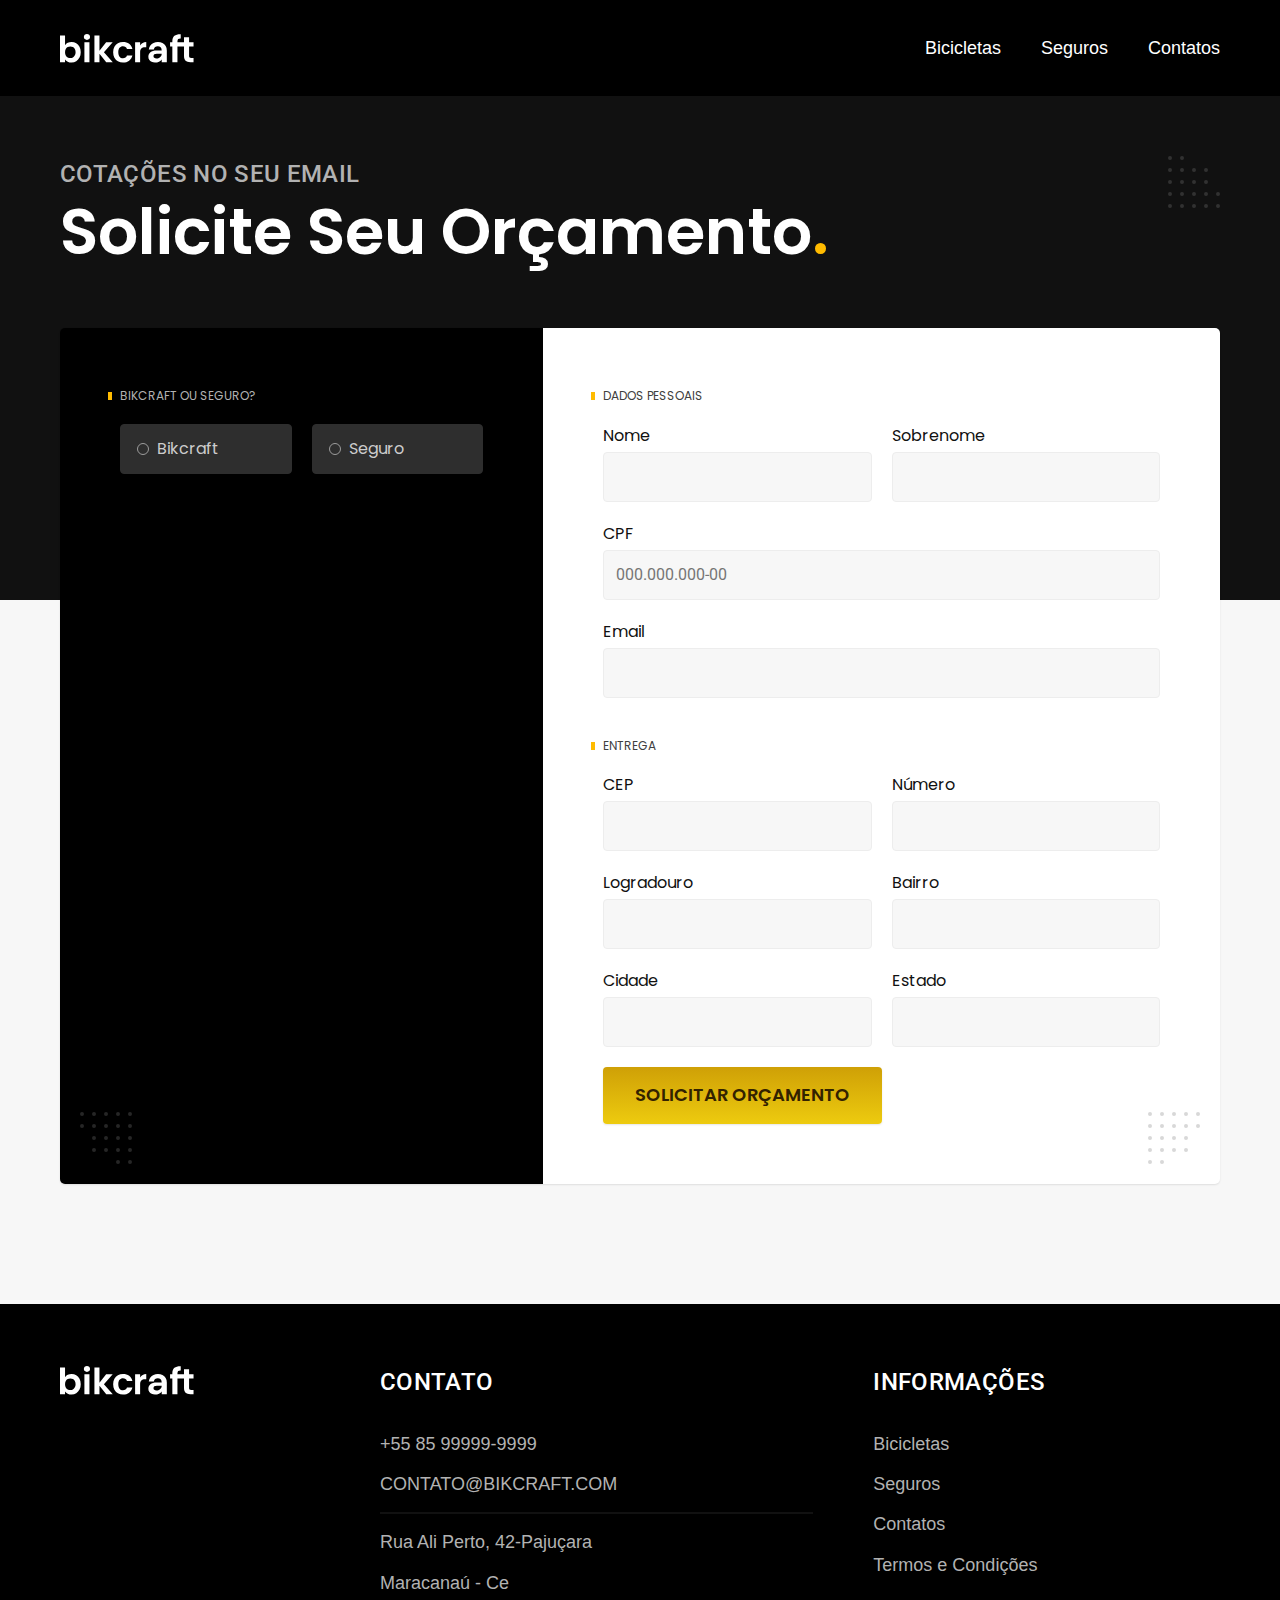
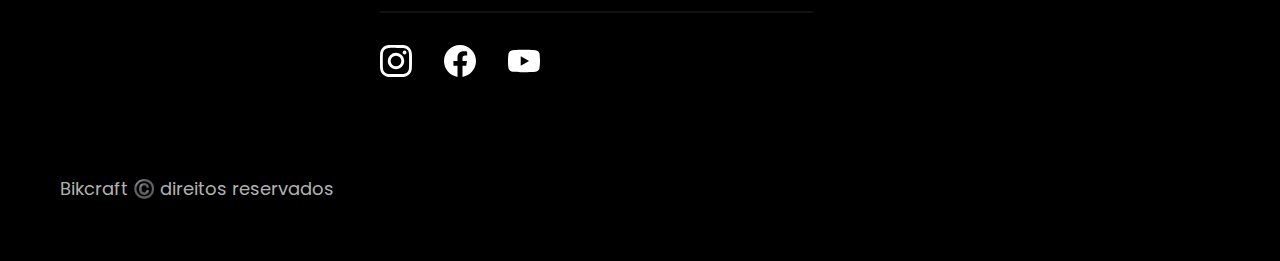
<file: orcamento.html>
<!DOCTYPE html>
<html lang="pt-br">

<head>
  <meta charset="UTF-8">
  <meta name="viewport" content="width=device-width, initial-scale=1.0">
  <meta name="description" content="Orçamento.">
  <title>Orçamento | Bikcraft</title>
  <link rel="icon" href="./img/favicon.svg" type="image/svg+xml">
  <link rel="preload" href="./css/style.min.css" as="style">
  <link rel="stylesheet" href="./css/style.min.css">
  <link rel="preconnect" href="https://fonts.googleapis.com">
  <link rel="preconnect" href="https://fonts.gstatic.com" crossorigin>
  <link href="https://fonts.googleapis.com/css2?family=Fira+Sans&family=Merriweather:ital,opsz,wght@1,18..144,900&family=Poppins:wght@400;600&family=Roboto:ital,wght@0,100..900;1,100..900&display=swap" rel="stylesheet">
</head>

<body id="orcamento">
  <header class="header-bg">
    <div class="header container">
      <a href="./"> <img src="./img/bikcraft.svg" width="136" height="32" alt="bikcraft"></a>
      <nav class="primaria" aria-label="primaria">
        <ul class="header-menu font-1-m cor-0">
          <li><a href="bicicletas.html">Bicicletas</a></li>
          <li><a href="seguros.html">Seguros</a></li>
          <li><a href="contato.html">Contatos</a></li>
        </ul>
      </nav>
    </div>
  </header>



  <main>
    <div class="titulo-bg">
      <div class="titulo container">
        <p class="font-2-l-b cor-5">Cotações no seu email</p>
        <h1 class="font-1-xxl cor-0">Solicite Seu Orçamento<span class="font-1-xxl cor-p1">.</span></h1>
      </div>
    </div>

    <form class="orcamento container" action="./enviar.php" method="post">
      <div class="orcamento-produto">
        <h2 class="font-1-xs cor-5">Bikcraft ou Seguro?</h2>


        <input type="radio" name="tipo" value="bikcraft" id="bikcraft">
        <label for="bikcraft">Bikcraft</label>

        <input type="radio" name="tipo" value="seguro" id="seguro">
        <label for="seguro">Seguro</label>

        <div class="orcamento-conteudo" id="orcamento-bikcraft">
          <h2 class="font-1-xs cor-5">escolha a sua</h2>

          <input type="radio" name="produto" value="nimbus" id="nimbus">
          <label for="nimbus">Nimbus Stark <span>R$ 4999</span></label>
          <div class="orcamento-detalhes">
            <ul class="font-1-xs cor-8">
              <li><img src="./img/eletrica.svg" width="24" height="24" alt="">Motor Elético</li>
              <li><img src="./img/carbono.svg" width="24" height="24" alt="">Fibra De Carbono</li>
              <li><img src="./img/velocidade.svg" width="24" height="24" alt="">50 km/h</li>
              <li><img src="./img/rastreador.svg" width="24" height="24" alt="">Rastreador</li>
            </ul>
            <img src="./img/nimbus.jpg" width="1120" height="680" alt="Bicicleta Preta">
          </div>

          <input type="radio" name="produto" value="magic" id="magic">
          <label for="magic">Magic Might <span>R$ 2499</span></label>

          <div class="orcamento-detalhes">
            <ul class="font-1-xs cor-8">
              <li><img src="./img/eletrica.svg" width="24" height="24" alt="">Motor Elético</li>
              <li><img src="./img/carbono.svg" width="24" height="24" alt="">Fibra De Carbono</li>
              <li><img src="./img/velocidade.svg" width="24" height="24" alt="">45 km/h</li>
              <li><img src="./img/rastreador.svg" width="24" height="24" alt="">Rastreador</li>
            </ul>
            <img src="./img/magic.jpg" width="1120" height="680" alt="Bicicleta Preta">
          </div>

          <input type="radio" name="produto" value="nebula" id="nebula">
          <label for="nebula">Nebula Cosmic <span>R$ 3999</span></label>

          <div class="orcamento-detalhes">
            <ul class="font-1-xs cor-8">
              <li><img src="./img/eletrica.svg" width="24" height="24" alt="">Motor Elético</li>
              <li><img src="./img/carbono.svg" width="24" height="24" alt="">Fibra De Carbono</li>
              <li><img src="./img/velocidade.svg" width="24" height="24" alt="">40 km/h</li>
              <li><img src="./img/rastreador.svg" width="24" height="24" alt="">Rastreador</li>
            </ul>
            <img src="./img/nebula.jpg" width="1120" height="680" alt="Bicicleta Branca">
          </div>

        </div>

        <div class="orcamento-conteudo" id="orcamento-seguro">
          <h2 class="font-1-xs cor-5">Escolha o plano</h2>
          <input type="radio" name="produto" value="prata" id="prata">
          <label for="prata">Prata <span>R$ 199</span></label>
          <input type="radio" name="produto" value="ouro" id="ouro">
          <label for="ouro">Ouro <span>R$ 299</span></label>

        </div>
      </div>
      <div class="orcamento-dados form">
        <h2 class="font-1-xs cor-9 col-2">dados pessoais</h2>
        <div>
          <label for="nome">Nome</label>
          <input type="text" id="nome" name="nome">
        </div>
        <div>
          <label for="Sobrenome">Sobrenome</label>
          <input type="text" id="Sobrenome" name="Sobrenome">
        </div>
        <div class="col-2">
          <label for="CPF">CPF</label>
          <input type="text" id="CPF" name="CPF" maxlength="14" placeholder="000.000.000-00">
        </div>
        <div class="col-2">
          <label for="Email">Email</label>
          <input type="email" id="Email" name="Email">
        </div>
        <h2 class="font-1-xs cor-9 col-2">Entrega</h2>
        <div>
          <label for="cep">CEP</label>
          <input type="text" id="cep" name="cep">
        </div>
        <div>
          <label for="numero">Número</label>
          <input type="text" id="numero" name="numero">
        </div>
        <div>
          <label for="logradouro">Logradouro</label>
          <input type="text" id="logradouro" name="logradouro">
        </div>
        <div>
          <label for="bairro">Bairro</label>
          <input type="text" id="bairro" name="bairro">
        </div>
        <div>
          <label for="cidade">Cidade</label>
          <input type="text" id="cidade" name="cidade">
        </div>
        <div>
          <label for="estado">Estado</label>
          <input type="text" id="estado" name="estado">
        </div>
        <button class="botao col-2">Solicitar Orçamento</button>
      </div>
    </form>
  </main>

  <footer class="footer-bg">
    <div class="footer container">
      <a class="footer-img" href="./"><img class="footer-img" src="./img/bikcraft.svg" width="136" height="32" alt="bikcraft"></a>

      <div class="footer-contato">
        <h3 class="font-2-l-b cor-0">contato</h3>
        <ul class="font-2-m cor-5">
          <li><a href="tel:+5585999999999">+55 85 99999-9999</a></li>
          <li><a href="mailto:CONTATO@BIKCRAFT.COM">CONTATO@BIKCRAFT.COM</a></li>
          <li>Rua Ali Perto, 42-Pajuçara</li>
          <li>Maracanaú - Ce</li>
        </ul>
        <div class="footer-redes">
          <a href="./"><img src="./img/instagram.svg" width="32" height="32" alt="instagram"></a>
          <a href="./"><img src="./img/facebook.svg" width="32" height="32" alt="facebook"></a>
          <a href="./"><img src="./img/youtube.svg" width="32" height="32" alt="youtube"></a>
        </div>
      </div>
      <div class="footer-informacoes">
        <h3 class="font-2-l-b cor-0">informações</h3>
        <nav>
          <ul class="font-1-m cor-5">
            <li><a href="bicicletas.html">Bicicletas</a></li>
            <li><a href="seguros.html">Seguros</a></li>
            <li><a href="contatos.html">Contatos</a></li>
            <li><a href="termos.html">Termos e Condições</a></li>
          </ul>
        </nav>
      </div>
      <div class="copy">
        <p class="font-1-m cor-5 ">Bikcraft ©️ direitos reservados</p>
      </div>
    </div>
    <script src="./js/script.js"></script>
    <script src="./js/formulario.js"></script>
</body>
</footer>
</file>
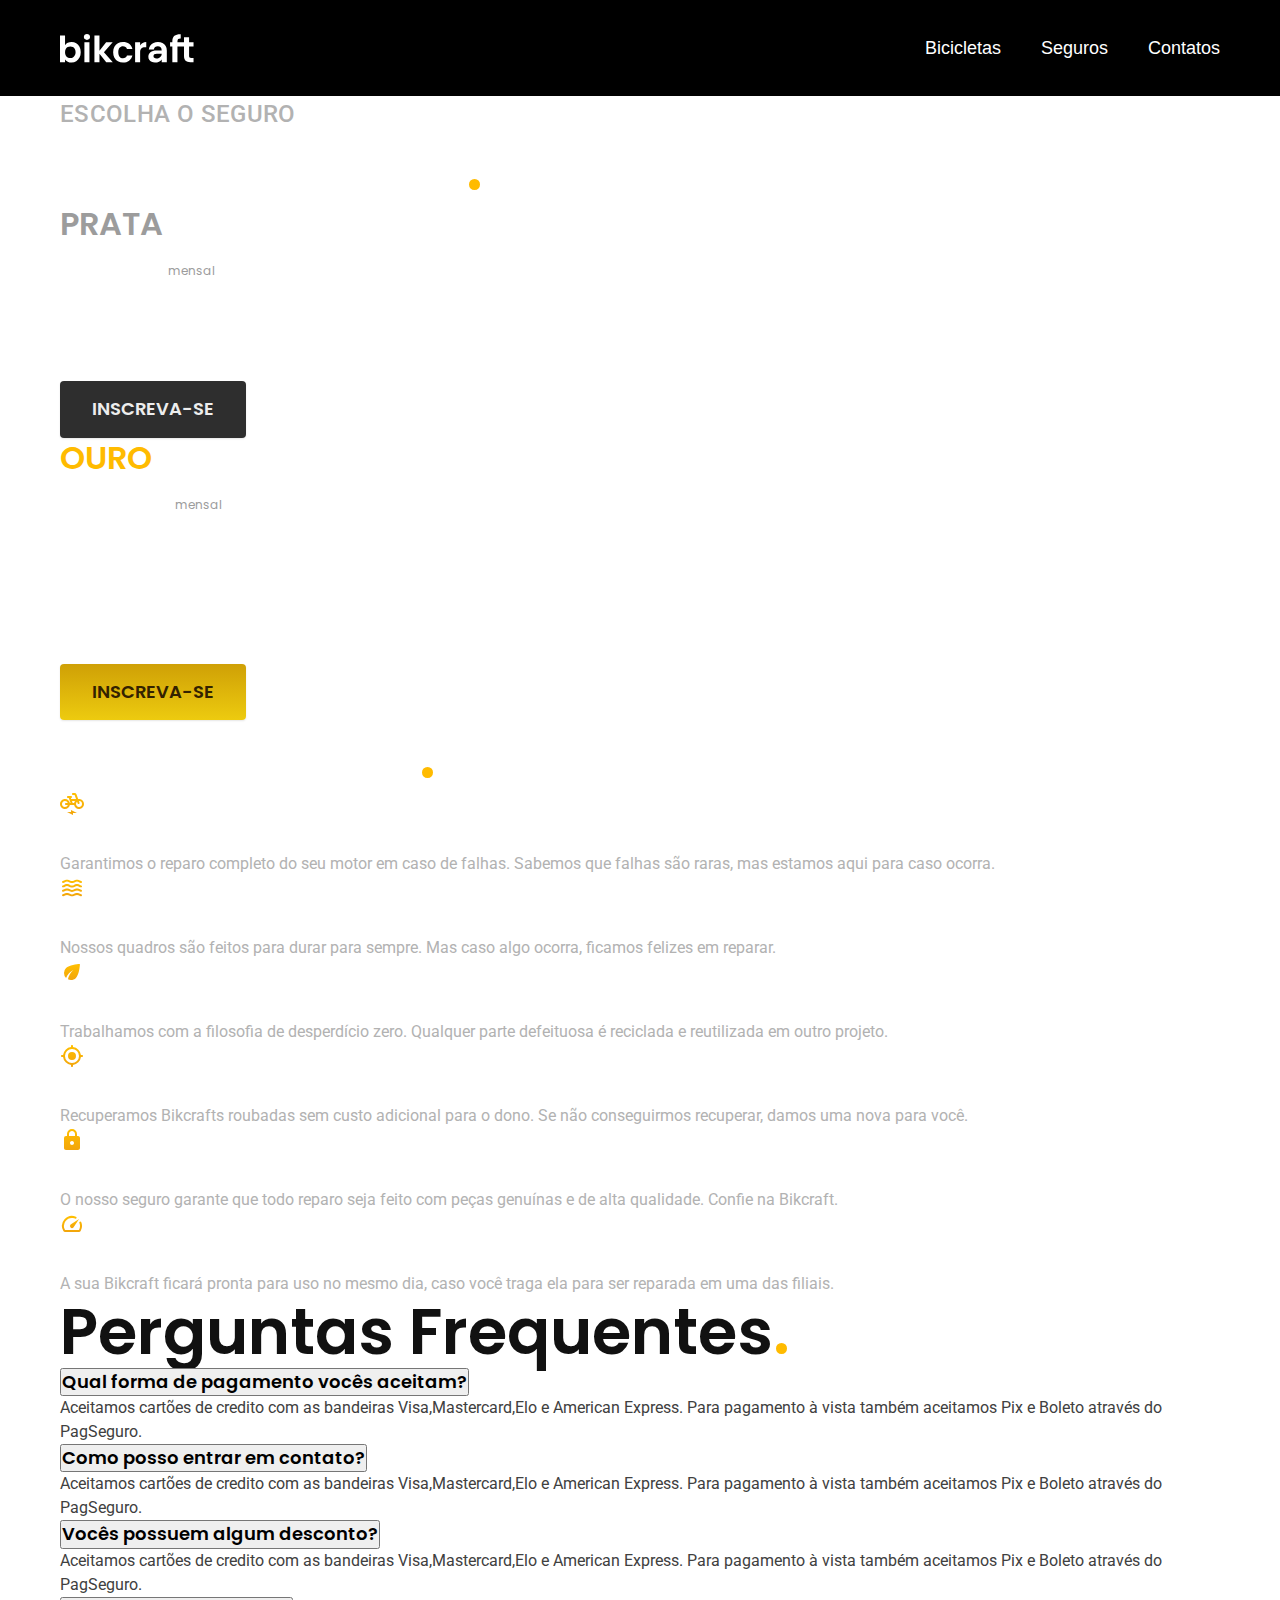
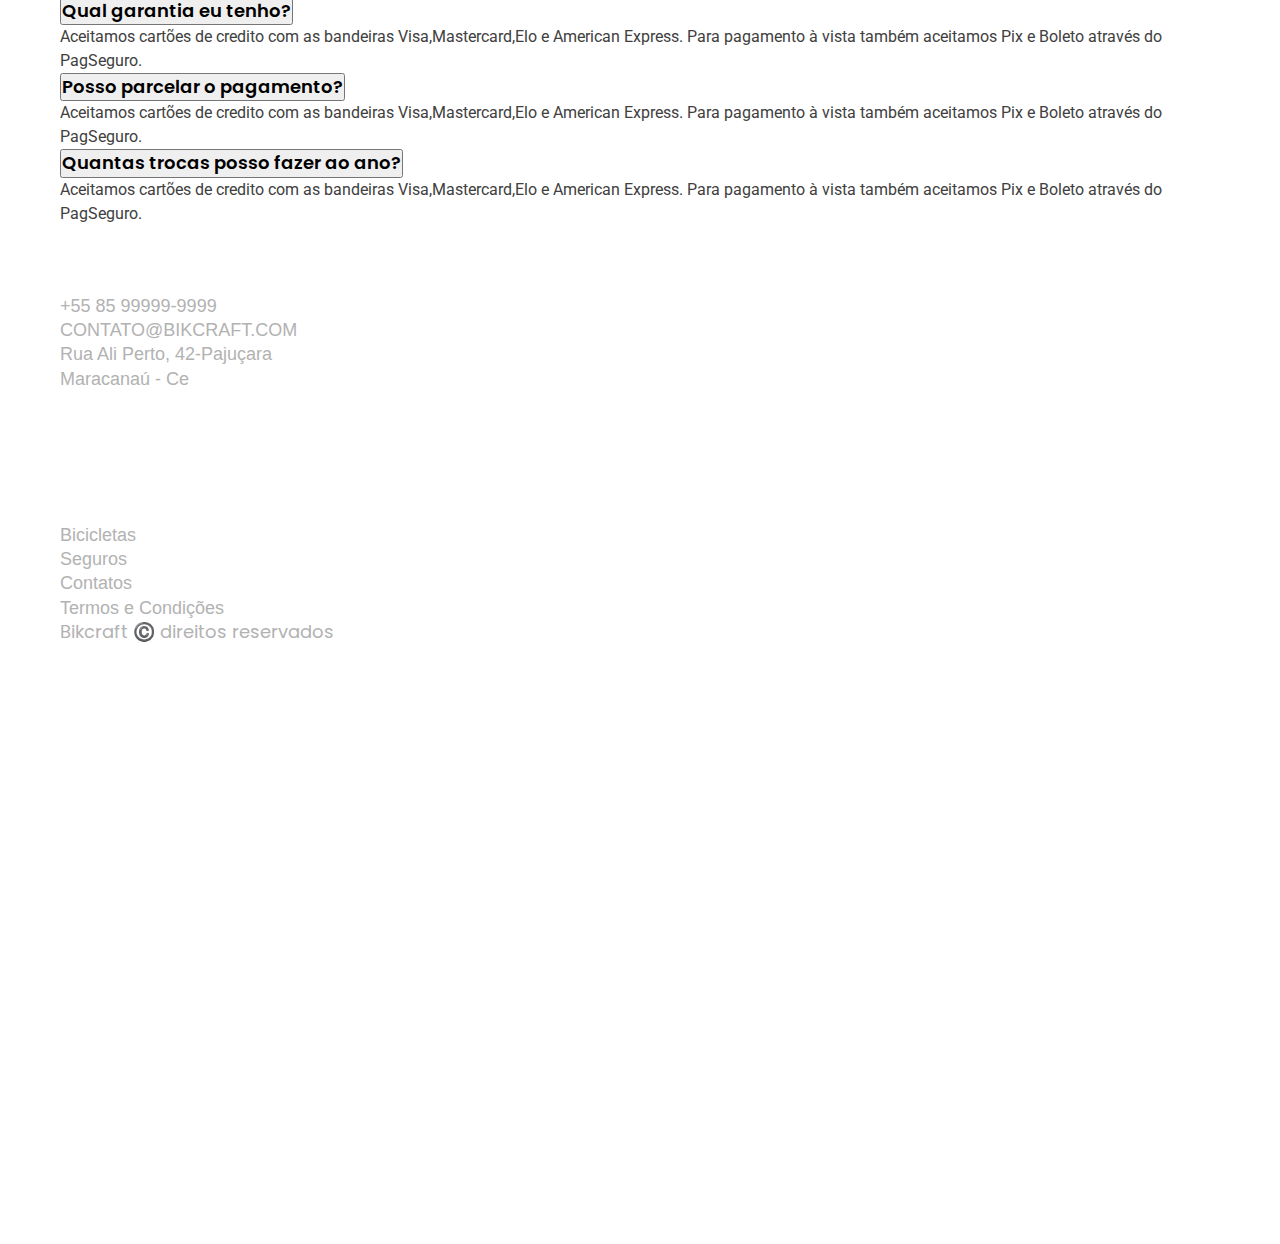
<file: seguros.html>
<!DOCTYPE html>
<html lang="pt-br">

<head>
  <meta charset="UTF-8">
  <meta name="viewport" content="width=device-width, initial-scale=1.0">
  <meta name="description" content="Termos e Condições.">
  <title>Termos e Condições | Bikcraft</title>
  <link rel="preload" href="./css/style.css" as="style">
  <link rel="stylesheet" href="./css/style.css">
  <link rel="preconnect" href="https://fonts.googleapis.com">
  <link rel="preconnect" href="https://fonts.gstatic.com" crossorigin>
  <link href="https://fonts.googleapis.com/css2?family=Fira+Sans&family=Merriweather:ital,opsz,wght@1,18..144,900&family=Poppins:wght@400;600&family=Roboto:ital,wght@0,100..900;1,100..900&display=swap" rel="stylesheet">
</head>

<body id="seguros">
  <header class="header-bg">
    <div class="header container">
      <a href="./"> <img src="./img/bikcraft.svg" width="136" height="32" alt="bikcraft"></a>
      <nav class="primaria" aria-label="primaria">
        <ul class="header-menu font-1-m cor-0">
          <li><a href="bicicletas.html">Bicicletas</a></li>
          <li><a href="seguros.html">Seguros</a></li>
          <li><a href="contato.html">Contatos</a></li>
        </ul>
      </nav>
    </div>
  </header>



  <main class="seguros-bg">
    <div class="titulo-bg">
      <div class="titulo container">
        <p class="font-2-l-b cor-5">Escolha o Seguro</p>
        <h1 class="font-1-xxl cor-0">Você Seguro<span class="font-1-xxl cor-p1">.</span></h1>
      </div>

    </div>
    <div class="seguros container">
      <div class="seguros-item">
        <h3 class="font-1-xl cor-6">PRATA</h3>
        <span class="font-1-xl cor-0">R$ 199 <span class="font-1-xs cor-6">mensal</span></span>
        <ul class="font-2-m cor-0">
          <li>Duas trocas por ano</li>
          <li>Assistência tecnica</li>
          <li>Suporte 08h às 18h</li>
          <li>Cobertura estadual</li>
        </ul>
        <a class="botao secundario" href="./orcamento.html?tipo=seguro&produto=prata">inscreva-se</a>
      </div>
      <div class="seguros-item">
        <h3 class="font-1-xl cor-p1">OURO</h3>
        <span class="font-1-xl cor-0">R$ 299 <span class="font-1-xs cor-6">mensal</span></span>
        <ul class="font-2-m cor-0">
          <li>Cinco trocas por ano</li>
          <li>Assistência especial</li>
          <li>Suporte 24h</li>
          <li>Cobertura nacional</li>
          <li>Desconto em parceiros</li>
          <li>Acesso ao Clube Bikcraft</li>
        </ul>
        <a class="botao " href="./orcamento.html?tipo=seguro&produto=ouro">inscreva-se</a>
      </div>
    </div>
  </main>

  <article class="vantagens-bg">
    <div class="vantagens container">
      <h2 class="font-1-xxl cor-0">Vantagens<span class="font-1-xxl cor-p1">.</span></h2>
      <ul>
        <li> <img src="./img/eletrica.svg" width="24" height="24" alt="">
          <h3 class="font-1-l cor-0">Reparo Elétrico</h3>
          <p class="font-2-s cor-5">Garantimos o reparo completo do seu motor em caso de falhas. Sabemos que falhas são raras, mas estamos aqui para caso ocorra.
          </p>
        </li>
        <li> <img src="./img/carbono.svg" width="24" height="24" alt="">
          <h3 class="font-1-l cor-0">Reparo de Quadro</h3>
          <p class="font-2-s cor-5">Nossos quadros são feitos para durar para sempre. Mas caso algo ocorra, ficamos felizes em reparar.
          </p>
        </li>
        <li> <img src="./img/sustentavel.svg" width="24" height="24" alt="">
          <h3 class="font-1-l cor-0">Sustentável</h3>
          <p class="font-2-s cor-5">Trabalhamos com a filosofia de desperdício zero. Qualquer parte defeituosa é reciclada e reutilizada em outro projeto.
          </p>
        </li>
        <li> <img src="./img/rastreador.svg" width="24" height="24" alt="">
          <h3 class="font-1-l cor-0">Rastreador</h3>
          <p class="font-2-s cor-5">Recuperamos Bikcrafts roubadas sem custo adicional para o dono. Se não conseguirmos recuperar, damos uma nova para você.
          </p>
        </li>
        <li> <img src="./img/seguro.svg" width="24" height="24" alt="">
          <h3 class="font-1-l cor-0">Segurança</h3>
          <p class="font-2-s cor-5">O nosso seguro garante que todo reparo seja feito com peças genuínas e de alta qualidade. Confie na Bikcraft.
          </p>
        </li>
        <li> <img src="./img/velocidade.svg" width="24" height="24" alt="">
          <h3 class="font-1-l cor-0">Rapidez</h3>
          <p class="font-2-s cor-5">A sua Bikcraft ficará pronta para uso no mesmo dia, caso você traga ela para ser reparada em uma das filiais.
          </p>
        </li>

      </ul>
    </div>

  </article>

  <article class="perguntas container">
    <h2 class="font-1-xxl">Perguntas Frequentes<span class="font-1-xxl cor-p1">.</span></h2>

    <dl>
      <div>
        <dt><button class="font-1-m-b" aria-controls="pergunta1" aria-expanded="true"> Qual forma de pagamento vocês aceitam?</button></dt>
        <dd id="pergunta1" class="font-2-s cor-9 ativa">Aceitamos cartões de credito com as bandeiras Visa,Mastercard,Elo e American Express. Para pagamento à vista também aceitamos Pix e Boleto através do PagSeguro.</dd>
      </div>
      <div>
        <dt><button class="font-1-m-b" aria-controls="pergunta2" aria-expanded="false">Como posso entrar em contato?</button></dt>
        <dd id="pergunta2" class="font-2-s cor-9">Aceitamos cartões de credito com as bandeiras Visa,Mastercard,Elo e American Express. Para pagamento à vista também aceitamos Pix e Boleto através do PagSeguro.</dd>
      </div>
      <div>
        <dt><button class="font-1-m-b" aria-controls="pergunta3" aria-expanded="false">Vocês possuem algum desconto?</button></dt>
        <dd id="pergunta3" class="font-2-s cor-9">Aceitamos cartões de credito com as bandeiras Visa,Mastercard,Elo e American Express. Para pagamento à vista também aceitamos Pix e Boleto através do PagSeguro.</dd>
      </div>
      <div>
        <dt><button class="font-1-m-b" aria-controls="pergunta4" aria-expanded="false">Qual garantia eu tenho?</button></dt>
        <dd id="pergunta4" class="font-2-s cor-9">Aceitamos cartões de credito com as bandeiras Visa,Mastercard,Elo e American Express. Para pagamento à vista também aceitamos Pix e Boleto através do PagSeguro.</dd>
      </div>
      <div>
        <dt><button class="font-1-m-b" aria-controls="pergunta5" aria-expanded="false">Posso parcelar o pagamento?</button></dt>
        <dd id="pergunta5" class="font-2-s cor-9">Aceitamos cartões de credito com as bandeiras Visa,Mastercard,Elo e American Express. Para pagamento à vista também aceitamos Pix e Boleto através do PagSeguro.</dd>
      </div>
      <div>
        <dt><button class="font-1-m-b" aria-controls="pergunta6 ativa" aria-expanded="false">Quantas trocas posso fazer ao ano?</button></dt>
        <dd id="pergunta6" class="font-2-s cor-9">Aceitamos cartões de credito com as bandeiras Visa,Mastercard,Elo e American Express. Para pagamento à vista também aceitamos Pix e Boleto através do PagSeguro.</dd>
      </div>
    </dl>
  </article>

  <footer class="footer-bg">
    <div class="footer container">
      <a class="footer-img" href="./"><img class="footer-img" src="./img/bikcraft.svg" width="136" height="32" alt="bikcraft"></a>

      <div class="footer-contato">
        <h3 class="font-2-l-b cor-0">contato</h3>
        <ul class="font-2-m cor-5">
          <li><a href="tel:+5585999999999">+55 85 99999-9999</a></li>
          <li><a href="mailto:CONTATO@BIKCRAFT.COM">CONTATO@BIKCRAFT.COM</a></li>
          <li>Rua Ali Perto, 42-Pajuçara</li>
          <li>Maracanaú - Ce</li>
        </ul>
        <div class="footer-redes">
          <a href="./"><img src="./img/instagram.svg" alt="instagram"></a>
          <a href="./"><img src="./img/facebook.svg" alt="facebook"></a>
          <a href="./"><img src="./img/youtube.svg" alt="youtube"></a>
        </div>
      </div>
      <div class="footer-informacoes">
        <h3 class="font-2-l-b cor-0">informações</h3>
        <nav>
          <ul class="font-1-m cor-5">
            <li><a href="bicicletas.html">Bicicletas</a></li>
            <li><a href="seguros.html">Seguros</a></li>
            <li><a href="contatos.html">Contatos</a></li>
            <li><a href="termos.html">Termos e Condições</a></li>
          </ul>
        </nav>
      </div>
      <div class="copy">
        <p class="font-1-m cor-5 ">Bikcraft ©️ direitos reservados</p>
      </div>
    </div>
    <script src="./js/script.js"></script>
</body>
</footer>
</file>
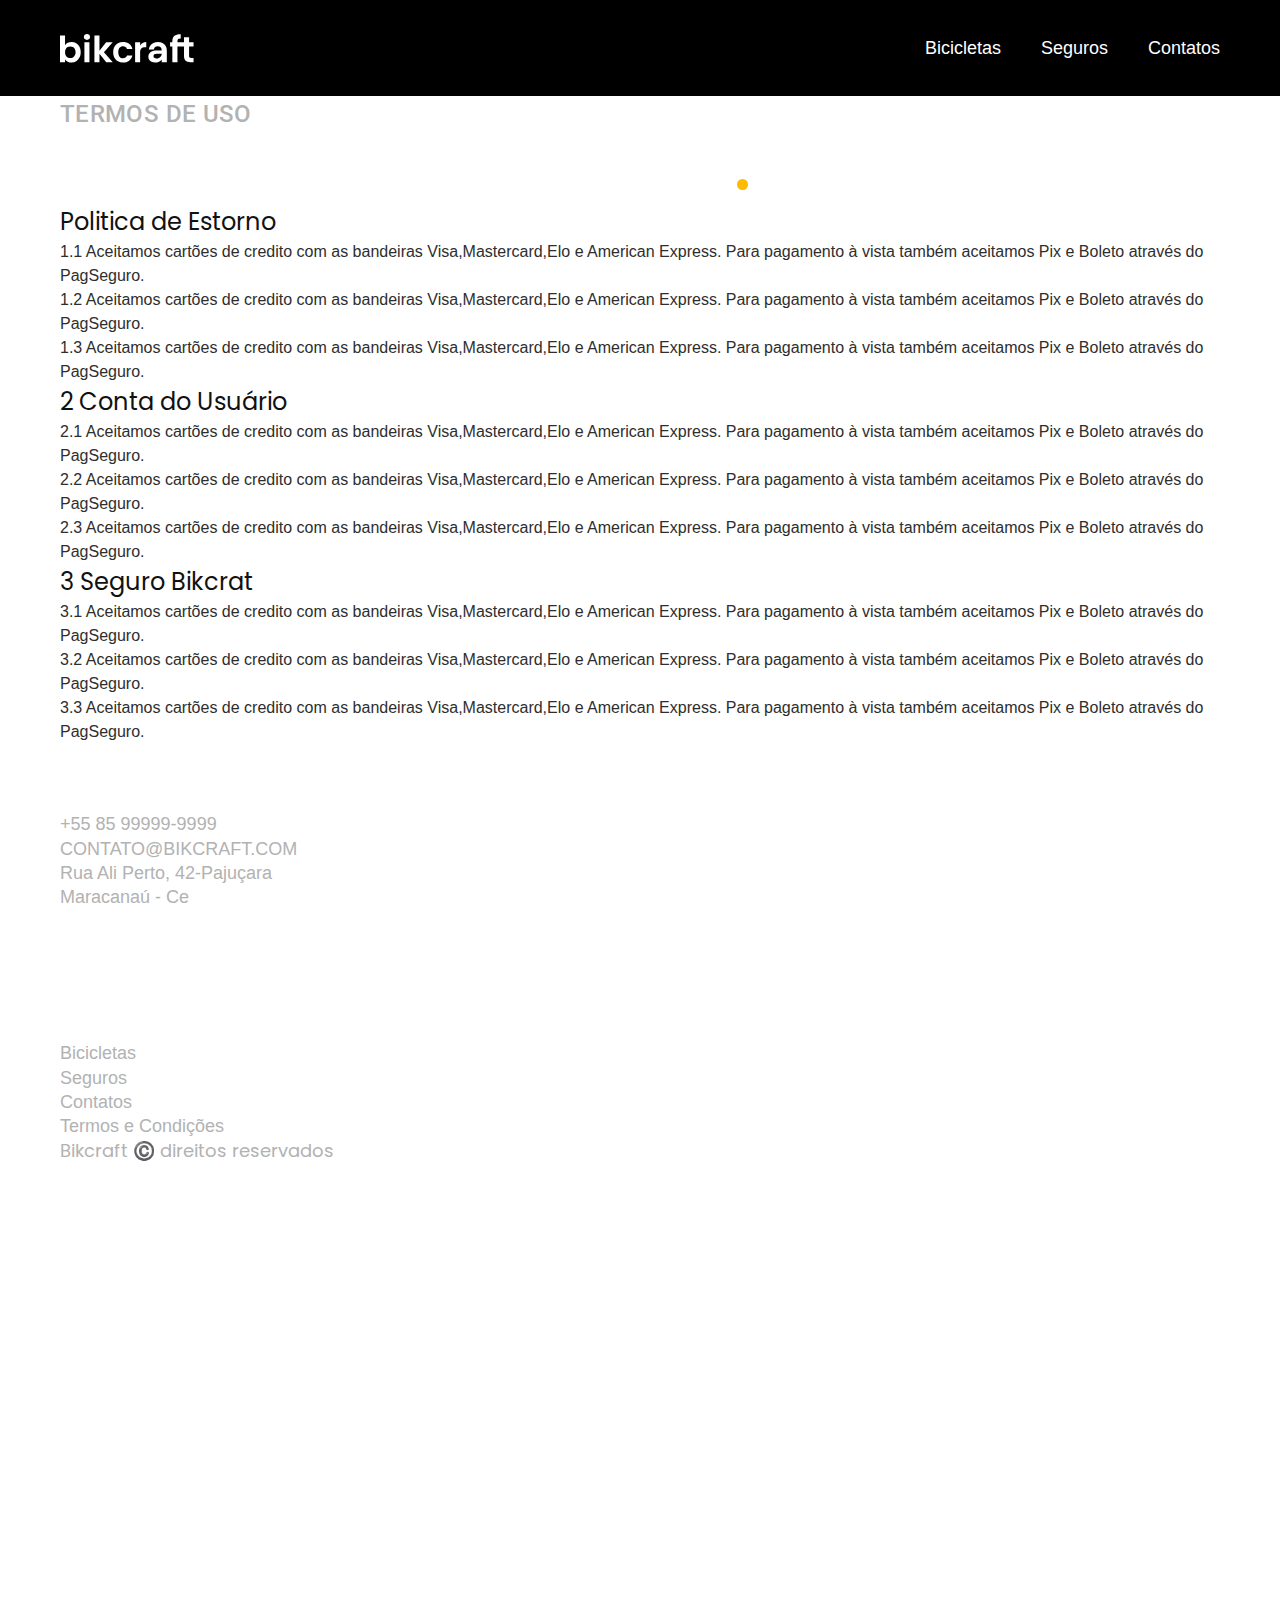
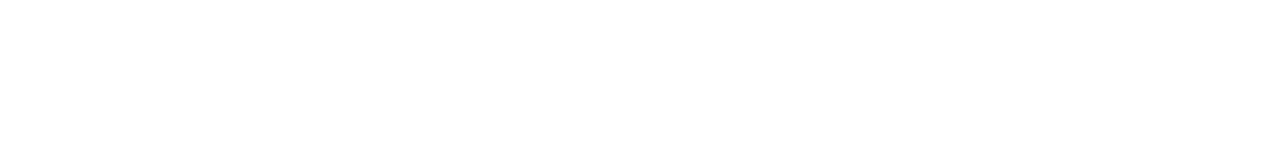
<file: termos.html>
<!DOCTYPE html>
<html lang="pt-br">

<head>
  <meta charset="UTF-8">
  <meta name="viewport" content="width=device-width, initial-scale=1.0">
  <meta name="description" content="Termos e Condições.">
  <title>Termos e Condições | Bikcraft</title>
  <link rel="preload" href="./css/style.css" as="style">
  <link rel="stylesheet" href="./css/style.css">
  <link rel="preconnect" href="https://fonts.googleapis.com">
  <link rel="preconnect" href="https://fonts.gstatic.com" crossorigin>
  <link href="https://fonts.googleapis.com/css2?family=Fira+Sans&family=Merriweather:ital,opsz,wght@1,18..144,900&family=Poppins:wght@400;600&family=Roboto:ital,wght@0,100..900;1,100..900&display=swap" rel="stylesheet">
</head>

<body id="termos">
  <header class="header-bg">
    <div class="header container">
      <a href="./"> <img src="./img/bikcraft.svg" width="136" height="32" alt="bikcraft"></a>
      <nav class="primaria" aria-label="primaria">
        <ul class="header-menu font-1-m cor-0">
          <li><a href="bicicletas.html">Bicicletas</a></li>
          <li><a href="seguros.html">Seguros</a></li>
          <li><a href="contatos.html">Contatos</a></li>
        </ul>
      </nav>
    </div>
  </header>



  <main>
    <div class="titulo-bg">
      <div class="titulo container">
        <p class="font-2-l-b cor-5">termos de uso</p>
        <h1 class="font-1-xxl cor-0">Termos e Condições <span class="font-1-xxl cor-p1">.</span></h1>
      </div>

    </div>

    <div class="termos container font-2-s cor-10">
      <h2 class="font-1-l cor-11"> Politica de Estorno</h2>
      <p>1.1 Aceitamos cartões de credito com as bandeiras Visa,Mastercard,Elo e American Express. Para pagamento à vista também aceitamos Pix e Boleto através do PagSeguro.
      <p>

      <p>1.2 Aceitamos cartões de credito com as bandeiras Visa,Mastercard,Elo e American Express. Para pagamento à vista também aceitamos Pix e Boleto através do PagSeguro.
      </p>
      <p>1.3 Aceitamos cartões de credito com as bandeiras Visa,Mastercard,Elo e American Express. Para pagamento à vista também aceitamos Pix e Boleto através do PagSeguro.</p>
      </p>
      <h2 class="font-1-l cor-11">2 Conta do Usuário</h2>
      <p>2.1 Aceitamos cartões de credito com as bandeiras Visa,Mastercard,Elo e American Express. Para pagamento à vista também aceitamos Pix e Boleto através do PagSeguro.</p>

      <p>2.2 Aceitamos cartões de credito com as bandeiras Visa,Mastercard,Elo e American Express. Para pagamento à vista também aceitamos Pix e Boleto através do PagSeguro.</p>

      <p>2.3 Aceitamos cartões de credito com as bandeiras Visa,Mastercard,Elo e American Express. Para pagamento à vista também aceitamos Pix e Boleto através do PagSeguro.</p>
      <h2 class="font-1-l cor-11">3 Seguro Bikcrat</h2>
      <p>3.1 Aceitamos cartões de credito com as bandeiras Visa,Mastercard,Elo e American Express. Para pagamento à vista também aceitamos Pix e Boleto através do PagSeguro.</p>

      <p>3.2 Aceitamos cartões de credito com as bandeiras Visa,Mastercard,Elo e American Express. Para pagamento à vista também aceitamos Pix e Boleto através do PagSeguro.</p>

      <p> 3.3 Aceitamos cartões de credito com as bandeiras Visa,Mastercard,Elo e American Express. Para pagamento à vista também aceitamos Pix e Boleto através do PagSeguro.</p>
    </div>
  </main>

  <footer class="footer-bg">
    <div class="footer container">
      <a class="footer-img" href="./"><img class="footer-img" src="./img/bikcraft.svg" width="136" height="32" alt="bikcraft"></a>

      <div class="footer-contato">
        <h3 class="font-2-l-b cor-0">contato</h3>
        <ul class="font-2-m cor-5">
          <li><a href="tel:+5585999999999">+55 85 99999-9999</a></li>
          <li><a href="mailto:CONTATO@BIKCRAFT.COM">CONTATO@BIKCRAFT.COM</a></li>
          <li>Rua Ali Perto, 42-Pajuçara</li>
          <li>Maracanaú - Ce</li>
        </ul>
        <div class="footer-redes">
          <a href="./"><img src="./img/instagram.svg" width="32" height="32" alt="instagram"></a>
          <a href="./"><img src="./img/facebook.svg" width="32" height="32" alt="facebook"></a>
          <a href="./"><img src="./img/youtube.svg" width="32" height="32" alt="youtube"></a>
        </div>
      </div>
      <div class="footer-informacoes">
        <h3 class="font-2-l-b cor-0">informações</h3>
        <nav>
          <ul class="font-1-m cor-5">
            <li><a href="bicicletas.html">Bicicletas</a></li>
            <li><a href="seguros.html">Seguros</a></li>
            <li><a href="contatos.html">Contatos</a></li>
            <li><a href="termos.html">Termos e Condições</a></li>
          </ul>
        </nav>
      </div>
      <div class="copy">
        <p class="font-1-m cor-5 ">Bikcraft ©️ direitos reservados</p>
      </div>
    </div>
    <script src="./js/script.js"></script>
</body>
</footer>
</file>
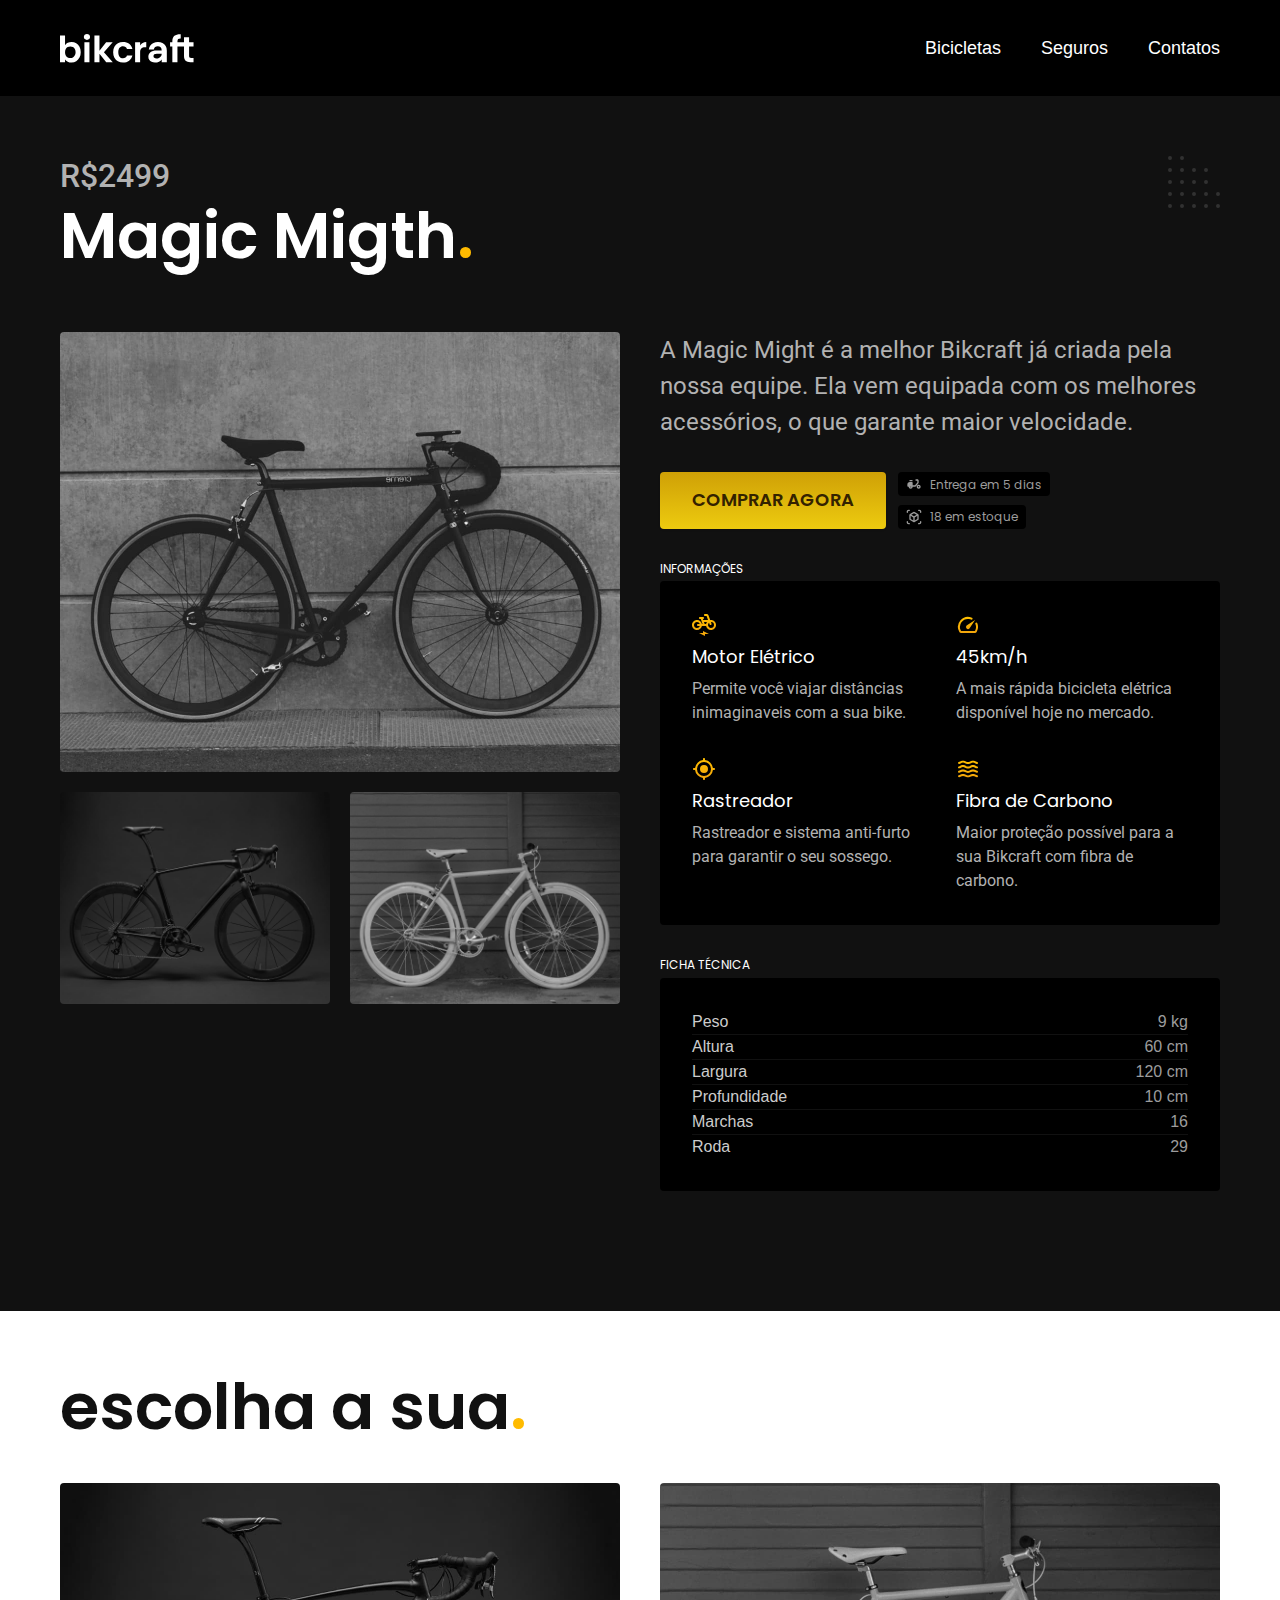
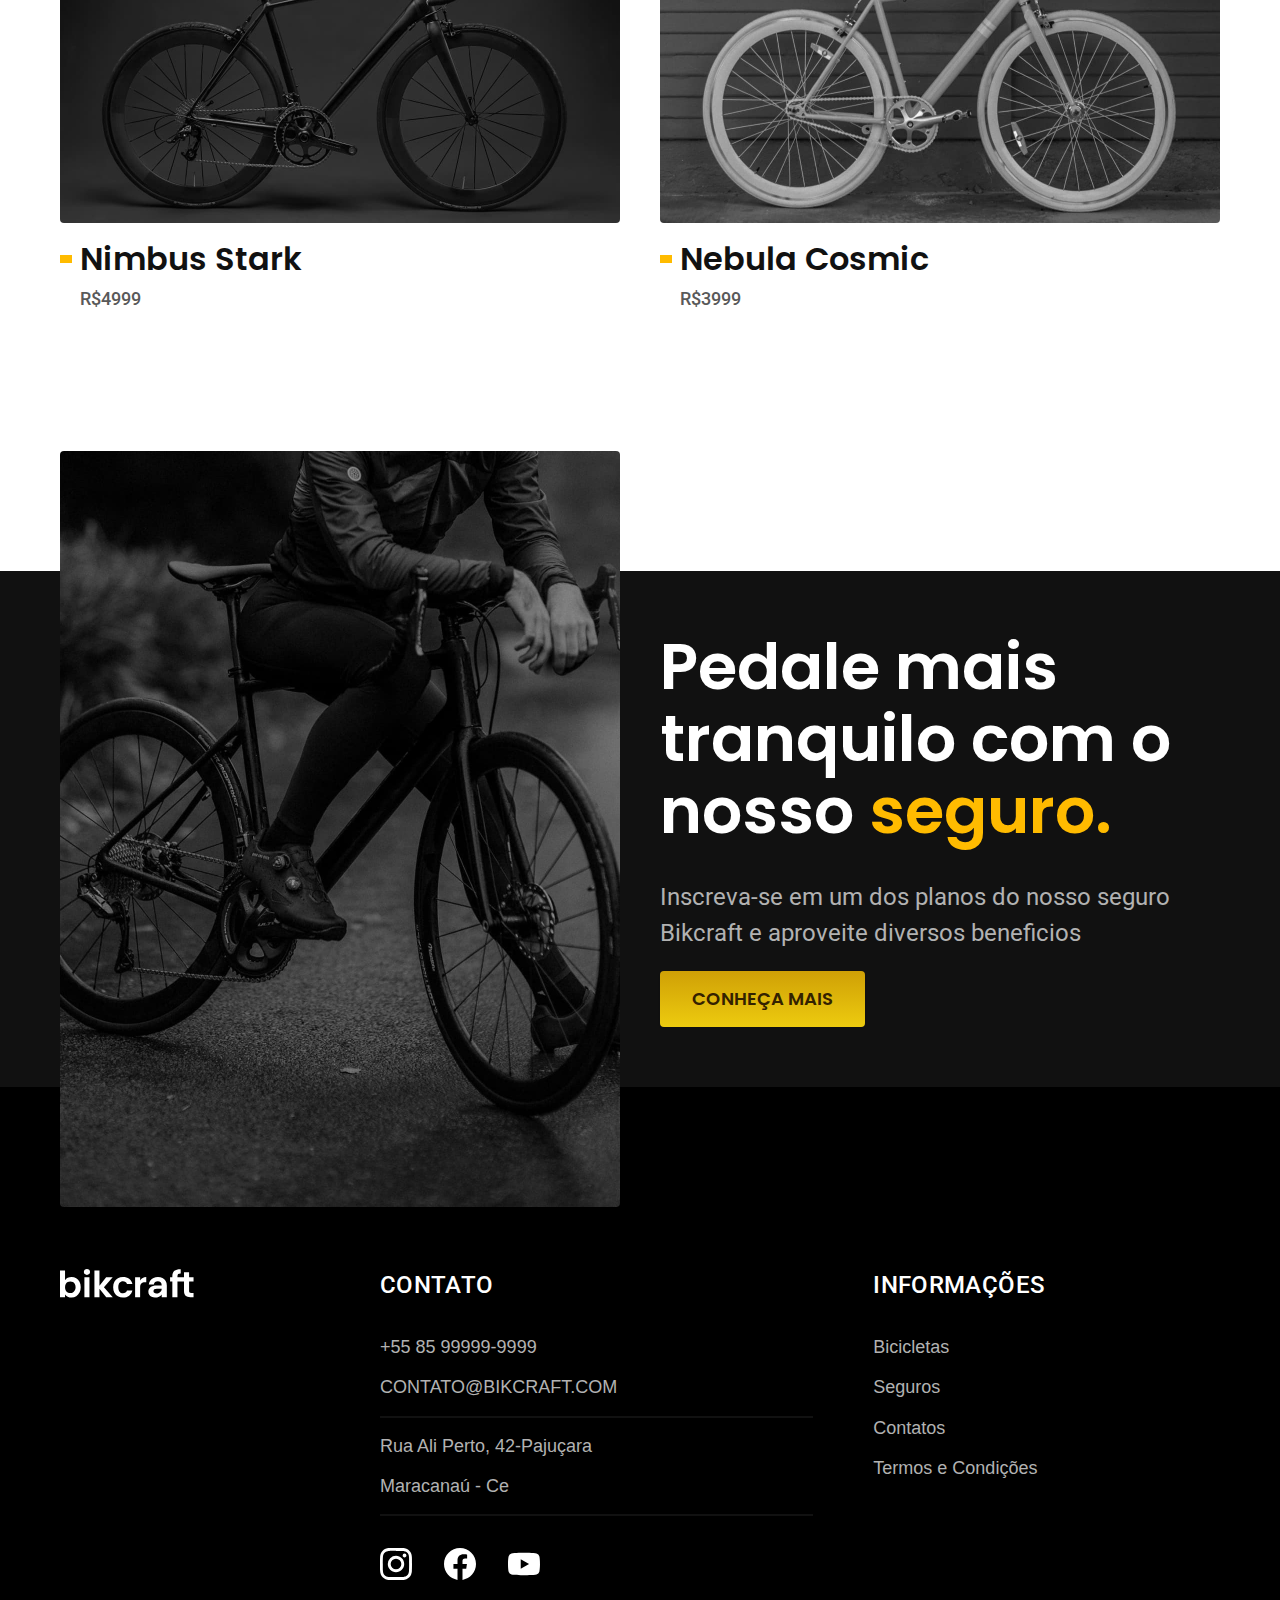
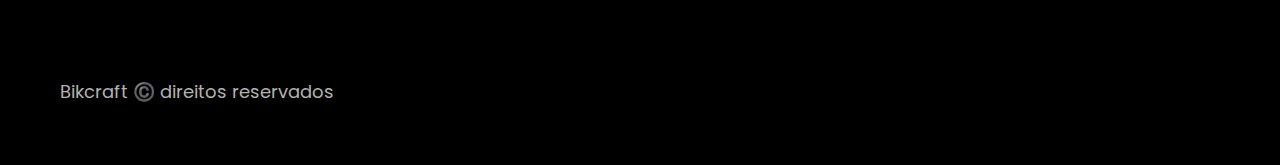
<file: bicicletas/Magic.html>
<!DOCTYPE html>
<html lang="pt-br">

<head>
  <meta charset="UTF-8">
  <meta name="viewport" content="width=device-width, initial-scale=1.0">
  <meta name="description" content="Bicicleta Magic.">
  <title>Magic | Bikcraft</title>



  <link rel="preconnect" href="https://fonts.googleapis.com">
  <link rel="preconnect" href="https://fonts.gstatic.com" crossorigin>
  <link href="https://fonts.googleapis.com/css2?family=Fira+Sans&family=Merriweather:ital,opsz,wght@1,18..144,900&family=Poppins:wght@400;600&family=Roboto:ital,wght@0,100..900;1,100..900&display=swap" rel="stylesheet">

  <link rel="icon" href="../img/favicon.svg" type="image/svg+xml">
  <link rel="preload" href="../css/style.min.css" as="style">
  <link rel="stylesheet" href="../css/style.min.css">
</head>

<body id="bicicleta">
  <header class="header-bg">
    <div class="header container">
      <a href="../"> <img src="../img/bikcraft.svg" alt="bikcraft"></a>
      <nav class="primaria" aria-label="primaria">
        <ul class="header-menu font-1-m cor-0">
          <li><a href="../bicicletas.html">Bicicletas</a></li>
          <li><a href="../seguros.html">Seguros</a></li>
          <li><a href="../contato.html">Contatos</a></li>
        </ul>
      </nav>
    </div>
  </header>



  <main class="titulo-bg">
    <div>
      <div class="titulo container">
        <p class="font-2-xl cor-5">R$2499</p>
        <h1 class="font-1-xxl cor-0">Magic Migth<span class="font-1-xxl cor-p1">.</span></h1>
      </div>

    </div>
    <div class="bicicleta container">
      <div class="bicicleta-imagem">
        <img src="../img/nimbus2.jpg" alt="">
        <img src="../img/nimbus1.jpg" alt="">
        <img src="../img/nimbus3.jpg" alt="">
      </div>
      <div class="bicicleta-conteudo">
        <p class="font-2-l cor-5">A Magic Might é a melhor Bikcraft já criada pela nossa equipe. Ela vem equipada com os melhores acessórios, o que garante maior velocidade.</p>
        <div class="bicicleta-comprar">
          <a class="botao" href="../orcamento.html?tipo=bikcraft&produto=magic">Comprar Agora</a>
          <span class="font-1-xs cor-6"><img src="../img/entrega.svg" alt="">Entrega em 5 dias</span>
          <span class="font-1-xs cor-6"><img src="../img/estoque.svg" alt="">18 em estoque</span>
        </div>
        <h2 class="font-1-xs cor-0">Informações</h2>
        <ul class="bicicleta-informacoes">
          <li><img src="../img/eletrica.svg" alt="">
            <h3 class="font-1-m cor-0">Motor Elétrico</h3>
            <p class="font-2-s cor-5">Permite você viajar distâncias inimaginaveis com a sua bike.</p>
          </li>
          <li><img src="../img/velocidade.svg" alt="">
            <h3 class="font-1-m cor-0">45km/h</h3>
            <p class="font-2-s cor-5">A mais rápida bicicleta elétrica disponível hoje no mercado.</p>
          </li>
          <li><img src="../img/rastreador.svg" alt="">
            <h3 class="font-1-m cor-0">Rastreador</h3>
            <p class="font-2-s cor-5">Rastreador e sistema anti-furto para garantir o seu sossego.</p>
          </li>
          <li><img src="../img/carbono.svg" alt="">
            <h3 class="font-1-m cor-0">Fibra de Carbono</h3>
            <p class="font-2-s cor-5">Maior proteção possível para a sua Bikcraft com fibra de carbono.</p>
          </li>
        </ul>
        <h2 class="font-1-xs cor-0">Ficha Técnica</h2>
        <ul class="bicicleta-ficha font-2-s cor-4">
          <li>Peso<span>9 kg</span></li>
          <li>Altura<span>60 cm</span></li>
          <li>Largura<span>120 cm</span></li>
          <li>Profundidade<span>10 cm</span></li>
          <li>Marchas<span>16</span></li>
          <li>Roda<span>29</span></li>
        </ul>
      </div>

    </div>
  </main>

  <article class="bicicletas-lista container">

    <h2 class="font-1-xxl  ">escolha a sua<span class="cor-p1 font-1-xxl">.</span></h2>

    <ul>
      <li>
        <a href="../bicicletas/nimbus.html">
          <img src="../img/nimbus.jpg" alt="Bicicleta preta">
          <h3 class="font-1-xl ">Nimbus Stark</h3>
          <span class="font-2-m cor-8">R$4999</span>
        </a>
      </li>

      <li>
        <a href="../bicicletas/nebula.html">
          <img src="../img/nebula.jpg" alt="Bicicleta preta">
          <h3 class="font-1-xl ">Nebula Cosmic</h3>
          <span class="font-2-m cor-8">R$3999</span>
        </a>
      </li>

    </ul>
  </article>

  <article class="seguro-bg">
    <div class="seguro container">
      <div class="seguro-imagem">
        <img src="../img/seguros.jpg" alt="pessoa parada em uma bicicleta">
      </div>
      <div class="seguro-conteudo">
        <h2 class="font-1-xxl cor-0">Pedale mais tranquilo com o nosso <span class="font-1-xxl  cor-p1">seguro.</span></h2>
        <p class="font-2-l cor-5">Inscreva-se em um dos planos do nosso seguro Bikcraft e aproveite diversos beneficios</p>
        <a class="botao" href="../seguros.html">Conheça Mais</a>
      </div>
    </div>

  </article>

  <footer class="footer-bg">
    <div class="footer container">
      <a class="footer-img" href="../"><img class="footer-img" src="../img/bikcraft.svg" alt="bikcraft"></a>

      <div class="footer-contato">
        <h3 class="font-2-l-b cor-0">contato</h3>
        <ul class="font-2-m cor-5">
          <li><a href="tel:+5585999999999">+55 85 99999-9999</a></li>
          <li><a href="mailto:CONTATO@BIKCRAFT.COM">CONTATO@BIKCRAFT.COM</a></li>
          <li>Rua Ali Perto, 42-Pajuçara</li>
          <li>Maracanaú - Ce</li>
        </ul>
        <div class="footer-redes">
          <a href="../"><img src="../img/instagram.svg" alt="instagram"></a>
          <a href="../"><img src="../img/facebook.svg" alt="facebook"></a>
          <a href="../"><img src="../img/youtube.svg" alt="youtube"></a>
        </div>
      </div>
      <div class="footer-informacoes">
        <h3 class="font-2-l-b cor-0">informações</h3>
        <nav>
          <ul class="font-1-m cor-5">
            <li><a href="../bicicletas.html">Bicicletas</a></li>
            <li><a href="../seguros.html">Seguros</a></li>
            <li><a href="../contatos.html">Contatos</a></li>
            <li><a href="../termos.html">Termos e Condições</a></li>
          </ul>
        </nav>
      </div>
      <div class="copy">
        <p class="font-1-m cor-5 ">Bikcraft ©️ direitos reservados</p>
      </div>
    </div>
    <script src="../js/script.js"></script>
</body>
</footer>
</file>
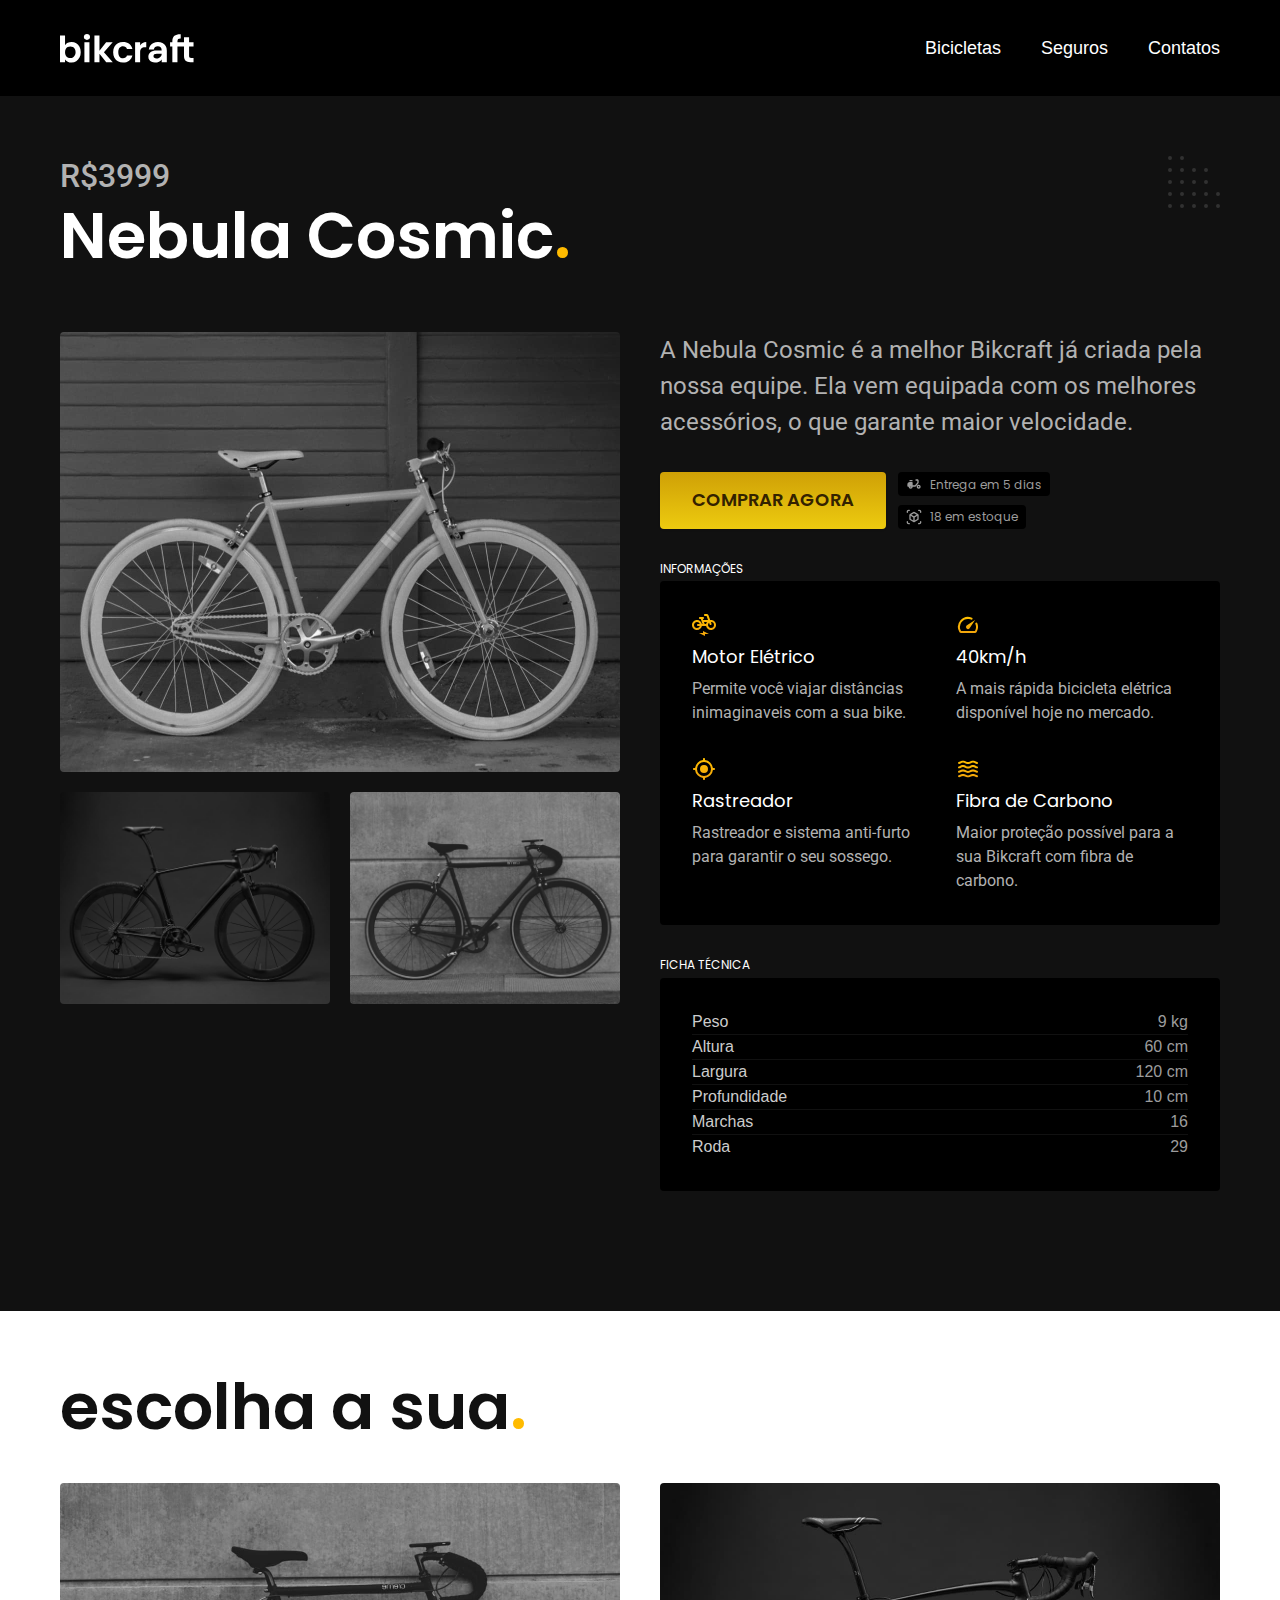
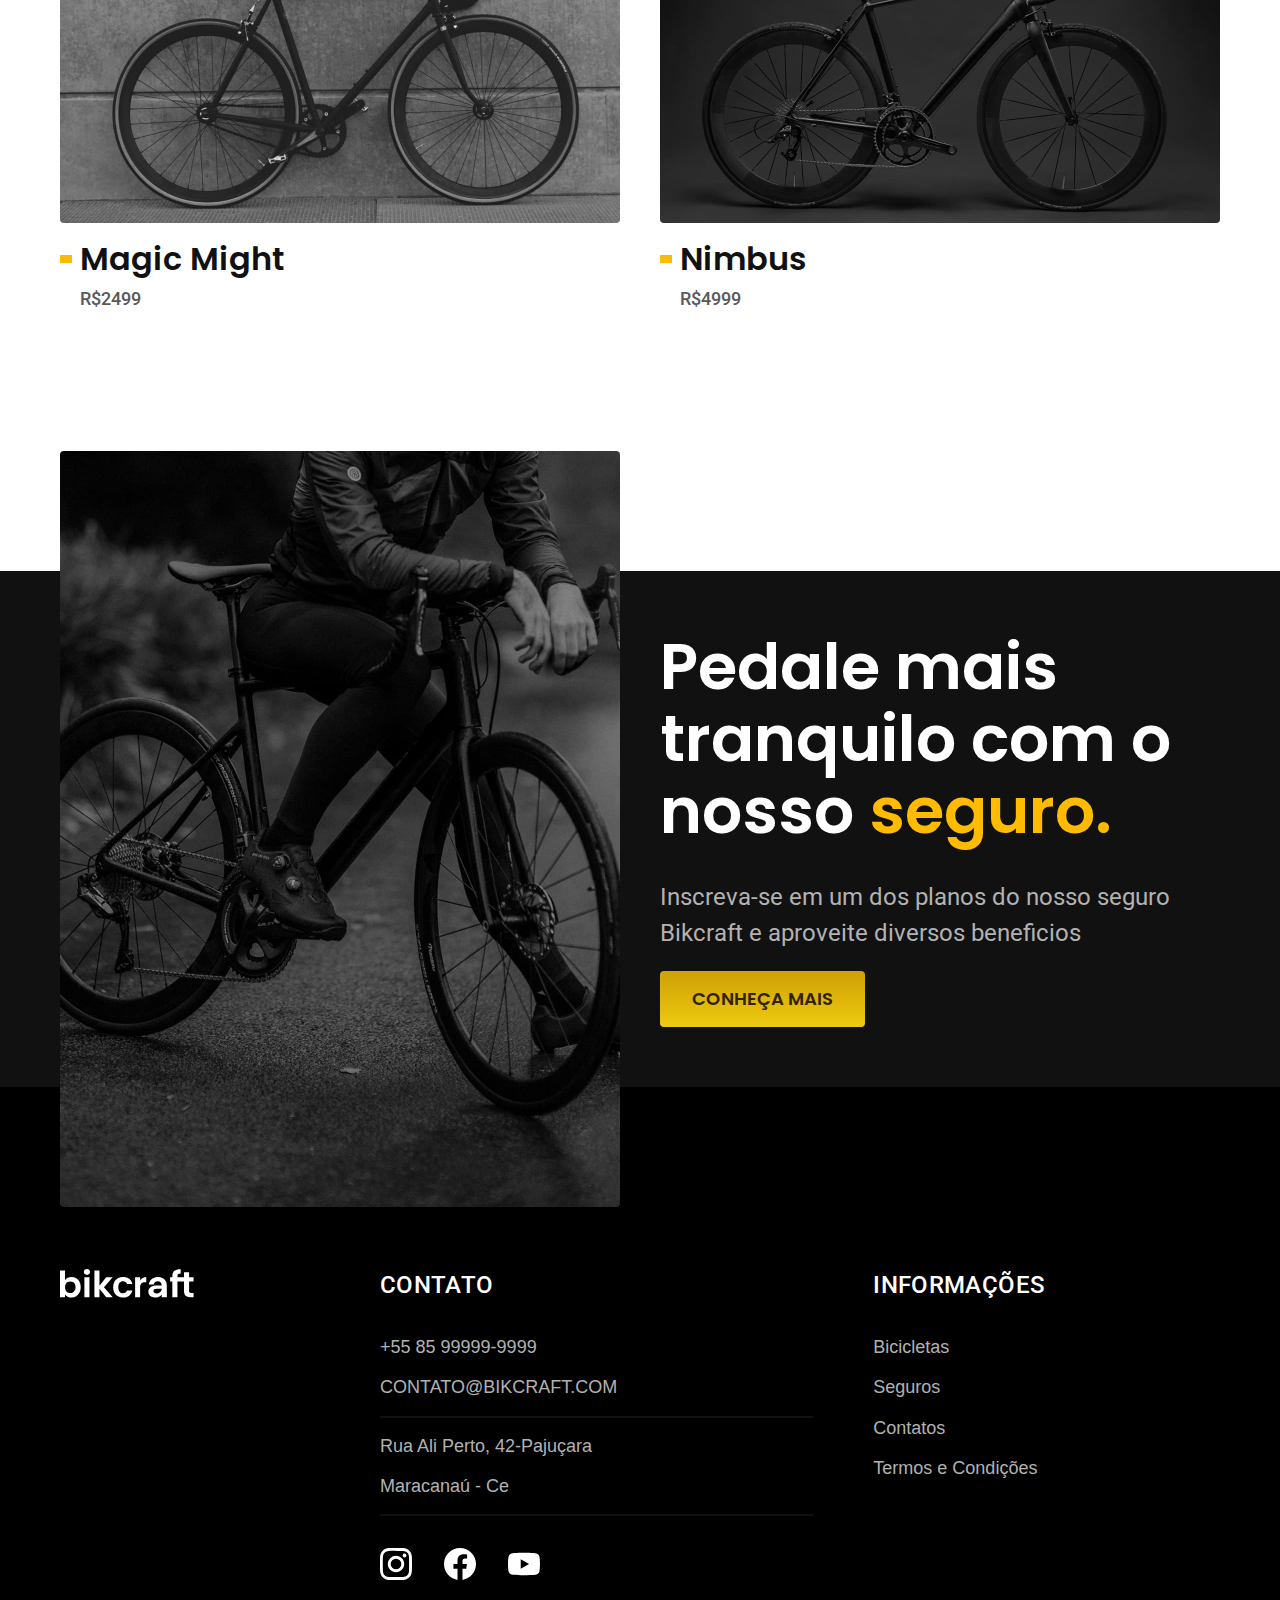
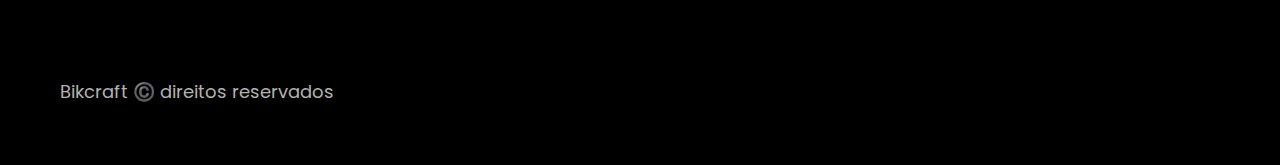
<file: bicicletas/Nebula.html>
<!DOCTYPE html>
<html lang="pt-br">

<head>
  <meta charset="UTF-8">
  <meta name="viewport" content="width=device-width, initial-scale=1.0">
  <meta name="description" content="Bicicleta Nebula.">
  <title>Nebula | Bikcraft</title>


  <link rel="preconnect" href="https://fonts.googleapis.com">
  <link rel="preconnect" href="https://fonts.gstatic.com" crossorigin>
  <link href="https://fonts.googleapis.com/css2?family=Fira+Sans&family=Merriweather:ital,opsz,wght@1,18..144,900&family=Poppins:wght@400;600&family=Roboto:ital,wght@0,100..900;1,100..900&display=swap" rel="stylesheet">

  <link rel="icon" href="../img/favicon.svg" type="image/svg+xml">
  <link rel="preload" href="../css/style.min.css" as="style">
  <link rel="stylesheet" href="../css/style.min.css">
</head>

<body id="bicicleta">
  <header class="header-bg">
    <div class="header container">
      <a href="../"> <img src="../img/bikcraft.svg" alt="bikcraft"></a>
      <nav class="primaria" aria-label="primaria">
        <ul class="header-menu font-1-m cor-0">
          <li><a href="../bicicletas.html">Bicicletas</a></li>
          <li><a href="../seguros.html">Seguros</a></li>
          <li><a href="../contato.html">Contatos</a></li>
        </ul>
      </nav>
    </div>
  </header>



  <main class="titulo-bg">
    <div>
      <div class="titulo container">
        <p class="font-2-xl cor-5">R$3999</p>
        <h1 class="font-1-xxl cor-0">Nebula Cosmic<span class="font-1-xxl cor-p1">.</span></h1>
      </div>

    </div>
    <div class="bicicleta container">
      <div class="bicicleta-imagem">
        <img src="../img/nimbus3.jpg" alt="">
        <img src="../img/nimbus1.jpg" alt="">
        <img src="../img/nimbus2.jpg" alt="">
      </div>
      <div class="bicicleta-conteudo">
        <p class="font-2-l cor-5">A Nebula Cosmic é a melhor Bikcraft já criada pela nossa equipe. Ela vem equipada com os melhores acessórios, o que garante maior velocidade.</p>
        <div class="bicicleta-comprar">
          <a class="botao" href="../orcamento.html?tipo=bikcraft&produto=nebula">Comprar Agora</a>
          <span class="font-1-xs cor-6"><img src="../img/entrega.svg" alt="">Entrega em 5 dias</span>
          <span class="font-1-xs cor-6"><img src="../img/estoque.svg" alt="">18 em estoque</span>
        </div>
        <h2 class="font-1-xs cor-0">Informações</h2>
        <ul class="bicicleta-informacoes">
          <li><img src="../img/eletrica.svg" alt="">
            <h3 class="font-1-m cor-0">Motor Elétrico</h3>
            <p class="font-2-s cor-5">Permite você viajar distâncias inimaginaveis com a sua bike.</p>
          </li>
          <li><img src="../img/velocidade.svg" alt="">
            <h3 class="font-1-m cor-0">40km/h</h3>
            <p class="font-2-s cor-5">A mais rápida bicicleta elétrica disponível hoje no mercado.</p>
          </li>
          <li><img src="../img/rastreador.svg" alt="">
            <h3 class="font-1-m cor-0">Rastreador</h3>
            <p class="font-2-s cor-5">Rastreador e sistema anti-furto para garantir o seu sossego.</p>
          </li>
          <li><img src="../img/carbono.svg" alt="">
            <h3 class="font-1-m cor-0">Fibra de Carbono</h3>
            <p class="font-2-s cor-5">Maior proteção possível para a sua Bikcraft com fibra de carbono.</p>
          </li>
        </ul>
        <h2 class="font-1-xs cor-0">Ficha Técnica</h2>
        <ul class="bicicleta-ficha font-2-s cor-4">
          <li>Peso<span>9 kg</span></li>
          <li>Altura<span>60 cm</span></li>
          <li>Largura<span>120 cm</span></li>
          <li>Profundidade<span>10 cm</span></li>
          <li>Marchas<span>16</span></li>
          <li>Roda<span>29</span></li>
        </ul>
      </div>

    </div>
  </main>

  <article class="bicicletas-lista container">

    <h2 class="font-1-xxl  ">escolha a sua<span class="cor-p1 font-1-xxl">.</span></h2>

    <ul>
      <li>
        <a href="../bicicletas/magic.html">
          <img src="../img/magic.jpg" alt="Bicicleta preta">
          <h3 class="font-1-xl ">Magic Might</h3>
          <span class="font-2-m cor-8">R$2499</span>
        </a>
      </li>

      <li>
        <a href="../bicicletas/nimbus.html">
          <img src="../img/nimbus.jpg" alt="Bicicleta preta">
          <h3 class="font-1-xl ">Nimbus</h3>
          <span class="font-2-m cor-8">R$4999</span>
        </a>
      </li>

    </ul>
  </article>

  <article class="seguro-bg">
    <div class="seguro container">
      <div class="seguro-imagem">
        <img src="../img/seguros.jpg" alt="pessoa parada em uma bicicleta">
      </div>
      <div class="seguro-conteudo">
        <h2 class="font-1-xxl cor-0">Pedale mais tranquilo com o nosso <span class="font-1-xxl  cor-p1">seguro.</span></h2>
        <p class="font-2-l cor-5">Inscreva-se em um dos planos do nosso seguro Bikcraft e aproveite diversos beneficios</p>
        <a class="botao" href="../seguros.html">Conheça Mais</a>
      </div>
    </div>

  </article>

  <footer class="footer-bg">
    <div class="footer container">
      <a class="footer-img" href="../"><img class="footer-img" src="../img/bikcraft.svg" alt="bikcraft"></a>

      <div class="footer-contato">
        <h3 class="font-2-l-b cor-0">contato</h3>
        <ul class="font-2-m cor-5">
          <li><a href="tel:+5585999999999">+55 85 99999-9999</a></li>
          <li><a href="mailto:CONTATO@BIKCRAFT.COM">CONTATO@BIKCRAFT.COM</a></li>
          <li>Rua Ali Perto, 42-Pajuçara</li>
          <li>Maracanaú - Ce</li>
        </ul>
        <div class="footer-redes">
          <a href="../"><img src="../img/instagram.svg" alt="instagram"></a>
          <a href="../"><img src="../img/facebook.svg" alt="facebook"></a>
          <a href="../"><img src="../img/youtube.svg" alt="youtube"></a>
        </div>
      </div>
      <div class="footer-informacoes">
        <h3 class="font-2-l-b cor-0">informações</h3>
        <nav>
          <ul class="font-1-m cor-5">
            <li><a href="../bicicletas.html">Bicicletas</a></li>
            <li><a href="../seguros.html">Seguros</a></li>
            <li><a href="../contatos.html">Contatos</a></li>
            <li><a href="../termos.html">Termos e Condições</a></li>
          </ul>
        </nav>
      </div>
      <div class="copy">
        <p class="font-1-m cor-5 ">Bikcraft ©️ direitos reservados</p>
      </div>
    </div>
    <script src="../js/script.js"></script>
</body>
</footer>
</file>
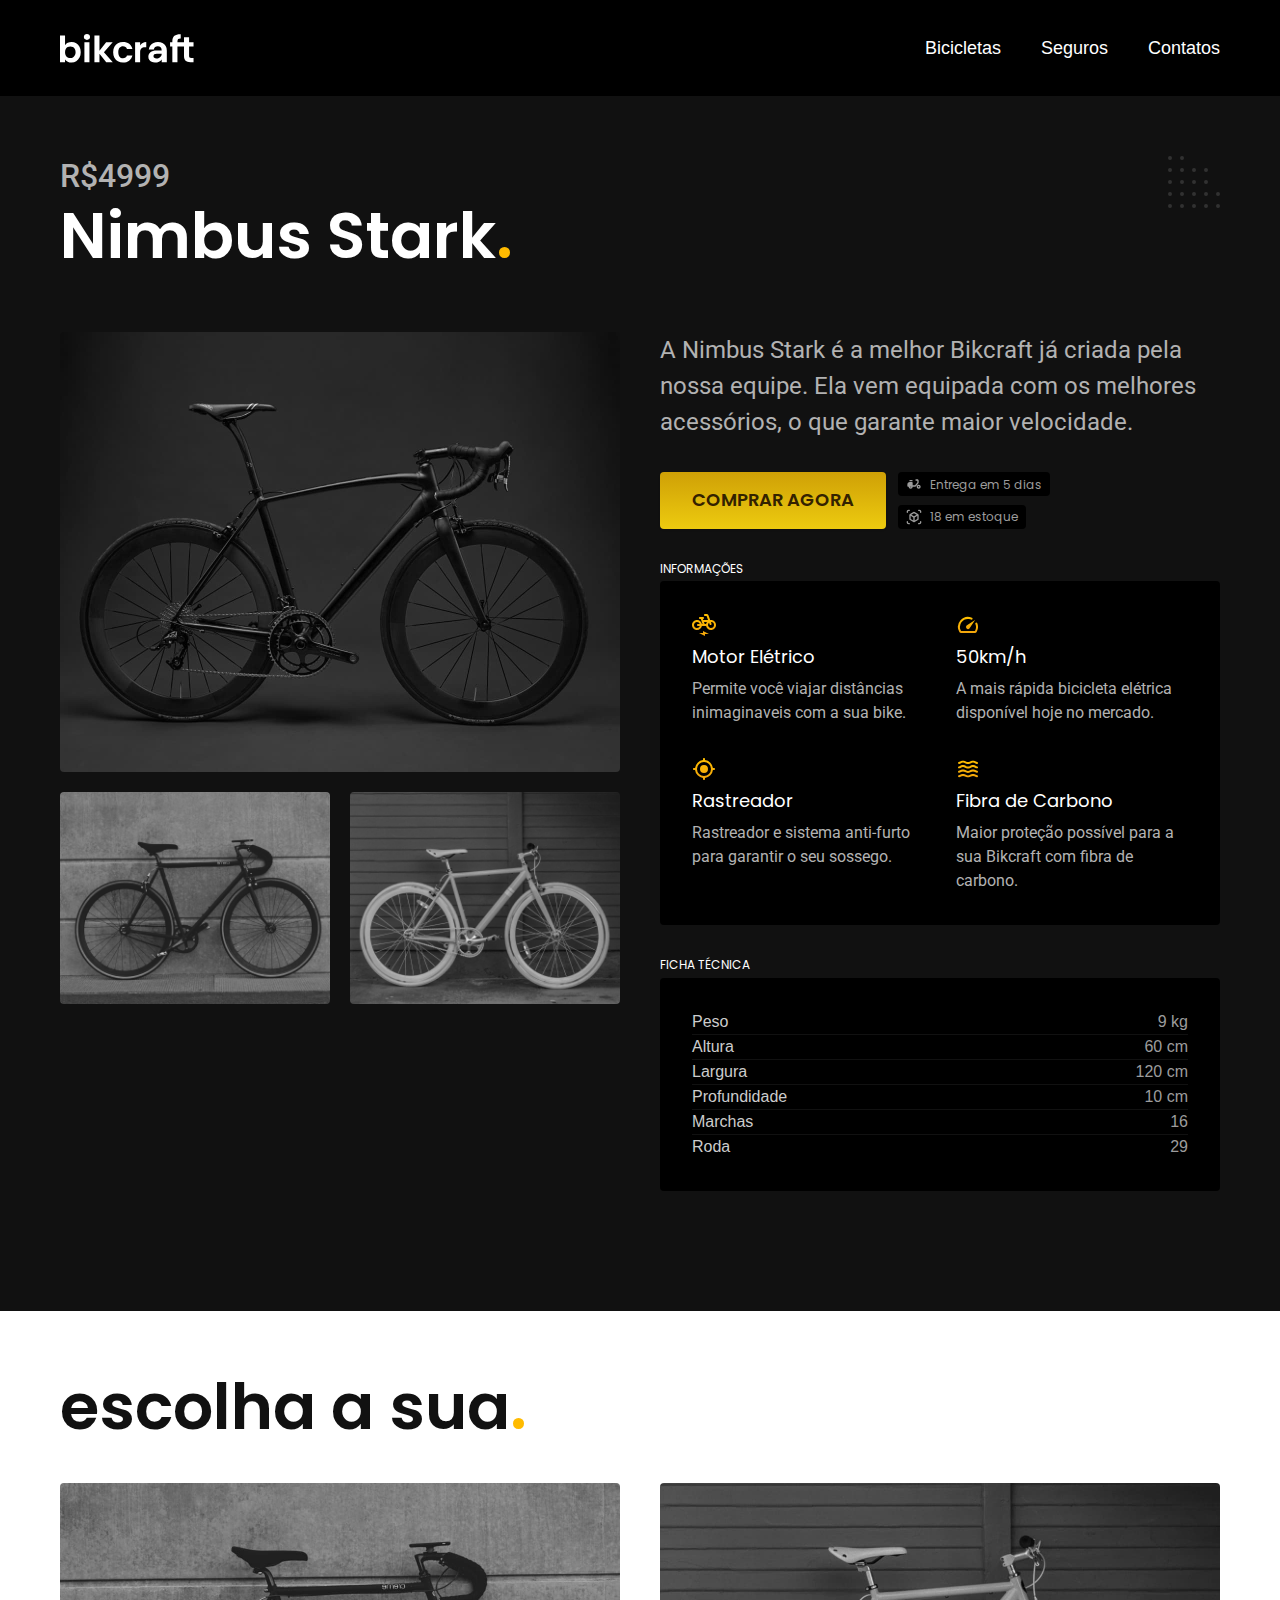
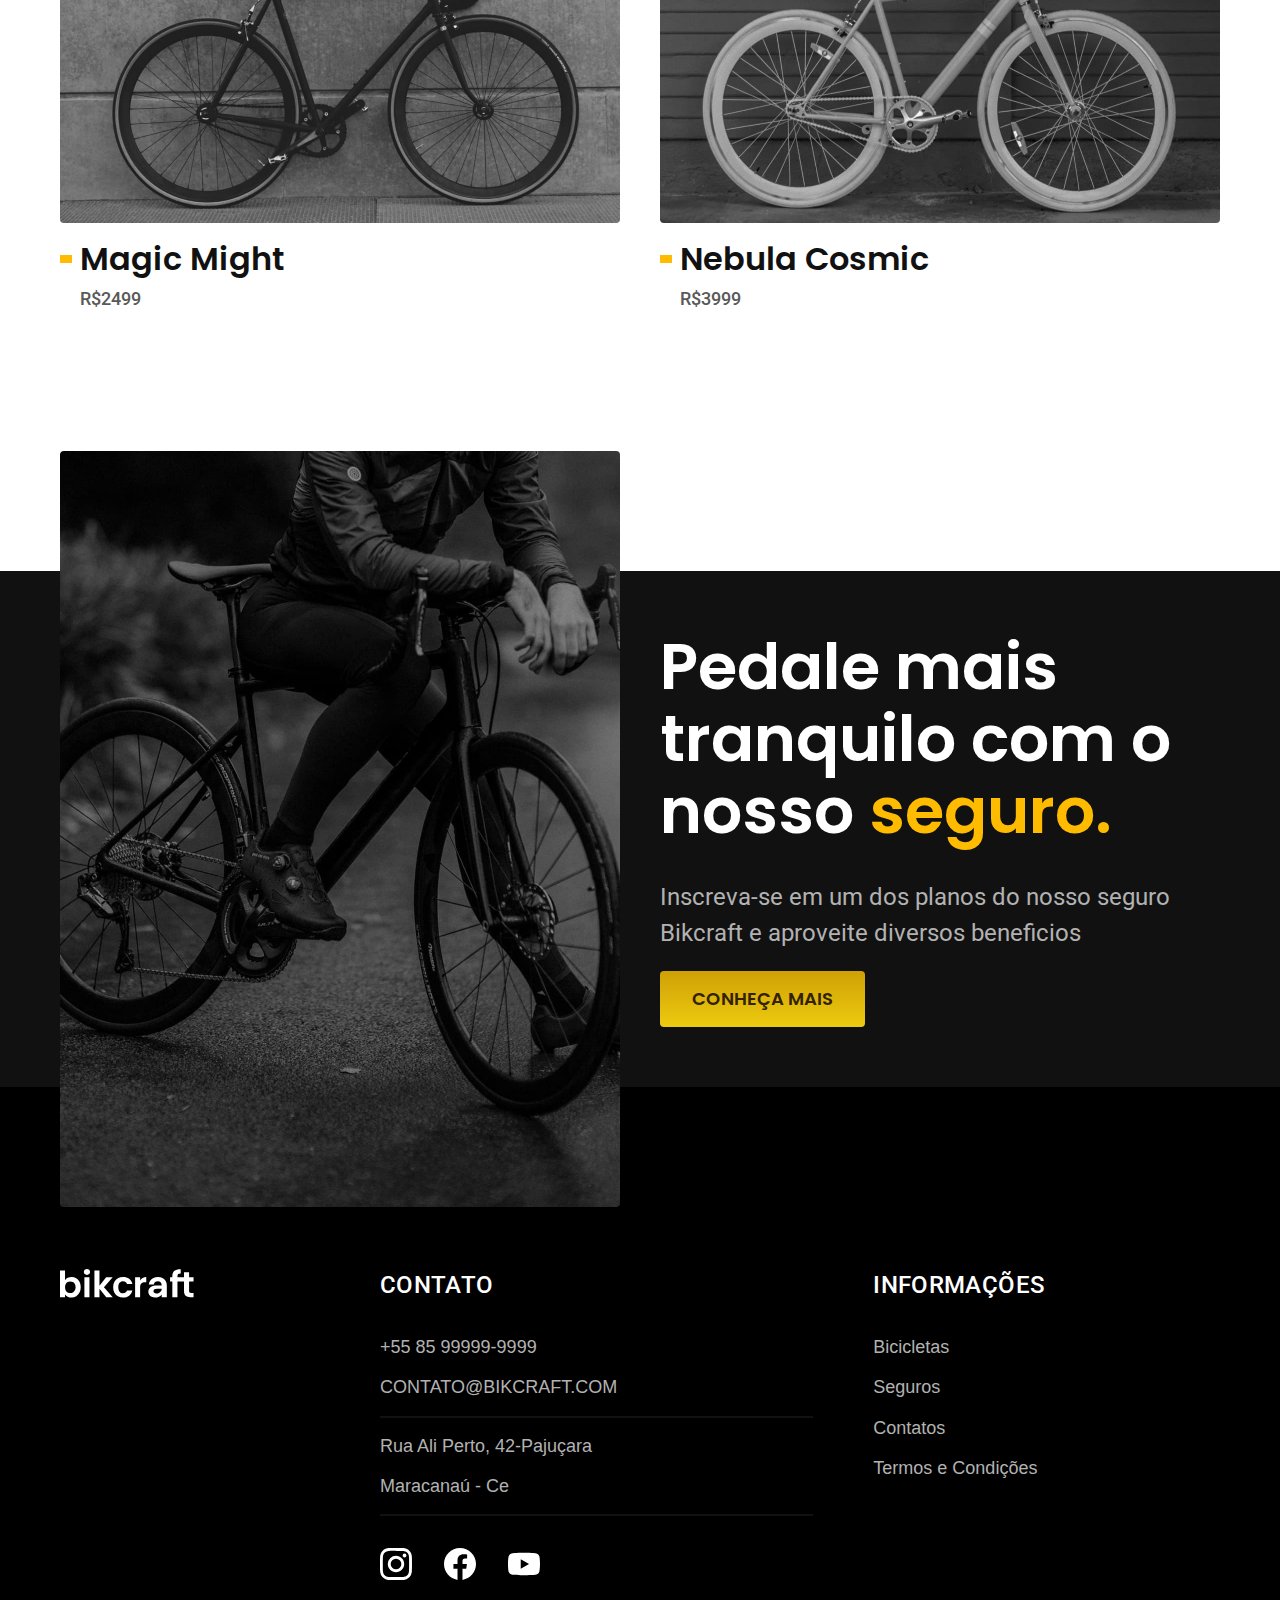
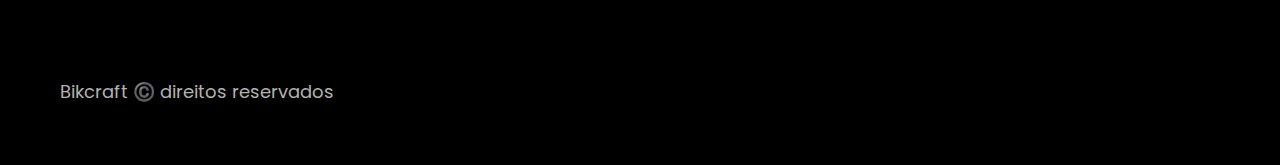
<file: bicicletas/Nimbus.html>
<!DOCTYPE html>
<html lang="pt-br">

<head>
  <meta charset="UTF-8">
  <meta name="viewport" content="width=device-width, initial-scale=1.0">
  <meta name="description" content="Bicicleta Nimbus.">
  <title>Nimbus | Bikcraft</title>


  <link rel="preconnect" href="https://fonts.googleapis.com">
  <link rel="preconnect" href="https://fonts.gstatic.com" crossorigin>
  <link href="https://fonts.googleapis.com/css2?family=Fira+Sans&family=Merriweather:ital,opsz,wght@1,18..144,900&family=Poppins:wght@400;600&family=Roboto:ital,wght@0,100..900;1,100..900&display=swap" rel="stylesheet">

  <link rel="icon" href="../img/favicon.svg" type="image/svg+xml">
  <link rel="preload" href="../css/style.min.css" as="style">
  <link rel="stylesheet" href="../css/style.min.css">
</head>

<body id="bicicleta">
  <header class="header-bg">
    <div class="header container">
      <a href="../"> <img src="../img/bikcraft.svg" alt="bikcraft"></a>
      <nav class="primaria" aria-label="primaria">
        <ul class="header-menu font-1-m cor-0">
          <li><a href="../bicicletas.html">Bicicletas</a></li>
          <li><a href="../seguros.html">Seguros</a></li>
          <li><a href="../contato.html">Contatos</a></li>
        </ul>
      </nav>
    </div>
  </header>



  <main class="titulo-bg">
    <div>
      <div class="titulo container">
        <p class="font-2-xl cor-5">R$4999</p>
        <h1 class="font-1-xxl cor-0">Nimbus Stark<span class="font-1-xxl cor-p1">.</span></h1>
      </div>

    </div>
    <div class="bicicleta container">
      <div class="bicicleta-imagem">
        <img src="../img/nimbus1.jpg" alt="">
        <img src="../img/nimbus2.jpg" alt="">
        <img src="../img/nimbus3.jpg" alt="">
      </div>
      <div class="bicicleta-conteudo">
        <p class="font-2-l cor-5">A Nimbus Stark é a melhor Bikcraft já criada pela nossa equipe. Ela vem equipada com os melhores acessórios, o que garante maior velocidade.</p>
        <div class="bicicleta-comprar">
          <a class="botao" href="../orcamento.html?tipo=bikcraft&produto=nimbus">Comprar Agora</a>
          <span class="font-1-xs cor-6"><img src="../img/entrega.svg" alt="">Entrega em 5 dias</span>
          <span class="font-1-xs cor-6"><img src="../img/estoque.svg" alt="">18 em estoque</span>
        </div>
        <h2 class="font-1-xs cor-0">Informações</h2>
        <ul class="bicicleta-informacoes">
          <li><img src="../img/eletrica.svg" alt="">
            <h3 class="font-1-m cor-0">Motor Elétrico</h3>
            <p class="font-2-s cor-5">Permite você viajar distâncias inimaginaveis com a sua bike.</p>
          </li>
          <li><img src="../img/velocidade.svg" alt="">
            <h3 class="font-1-m cor-0">50km/h</h3>
            <p class="font-2-s cor-5">A mais rápida bicicleta elétrica disponível hoje no mercado.</p>
          </li>
          <li><img src="../img/rastreador.svg" alt="">
            <h3 class="font-1-m cor-0">Rastreador</h3>
            <p class="font-2-s cor-5">Rastreador e sistema anti-furto para garantir o seu sossego.</p>
          </li>
          <li><img src="../img/carbono.svg" alt="">
            <h3 class="font-1-m cor-0">Fibra de Carbono</h3>
            <p class="font-2-s cor-5">Maior proteção possível para a sua Bikcraft com fibra de carbono.</p>
          </li>
        </ul>
        <h2 class="font-1-xs cor-0">Ficha Técnica</h2>
        <ul class="bicicleta-ficha font-2-s cor-4">
          <li>Peso<span>9 kg</span></li>
          <li>Altura<span>60 cm</span></li>
          <li>Largura<span>120 cm</span></li>
          <li>Profundidade<span>10 cm</span></li>
          <li>Marchas<span>16</span></li>
          <li>Roda<span>29</span></li>
        </ul>
      </div>

    </div>
  </main>

  <article class="bicicletas-lista container">

    <h2 class="font-1-xxl  ">escolha a sua<span class="cor-p1 font-1-xxl">.</span></h2>

    <ul>
      <li>
        <a href="../bicicletas/magic.html">
          <img src="../img/magic.jpg" alt="Bicicleta preta">
          <h3 class="font-1-xl ">Magic Might</h3>
          <span class="font-2-m cor-8">R$2499</span>
        </a>
      </li>

      <li>
        <a href="../bicicletas/nebula.html">
          <img src="../img/nebula.jpg" alt="Bicicleta preta">
          <h3 class="font-1-xl ">Nebula Cosmic</h3>
          <span class="font-2-m cor-8">R$3999</span>
        </a>
      </li>

    </ul>
  </article>

  <article class="seguro-bg">
    <div class="seguro container">
      <div class="seguro-imagem">
        <img src="../img/seguros.jpg" alt="pessoa parada em uma bicicleta">
      </div>
      <div class="seguro-conteudo">
        <h2 class="font-1-xxl cor-0">Pedale mais tranquilo com o nosso <span class="font-1-xxl  cor-p1">seguro.</span></h2>
        <p class="font-2-l cor-5">Inscreva-se em um dos planos do nosso seguro Bikcraft e aproveite diversos beneficios</p>
        <a class="botao" href="../seguros.html">Conheça Mais</a>
      </div>
    </div>

  </article>

  <footer class="footer-bg">
    <div class="footer container">
      <a class="footer-img" href="../"><img class="footer-img" src="../img/bikcraft.svg" alt="bikcraft"></a>

      <div class="footer-contato">
        <h3 class="font-2-l-b cor-0">contato</h3>
        <ul class="font-2-m cor-5">
          <li><a href="tel:+5585999999999">+55 85 99999-9999</a></li>
          <li><a href="mailto:CONTATO@BIKCRAFT.COM">CONTATO@BIKCRAFT.COM</a></li>
          <li>Rua Ali Perto, 42-Pajuçara</li>
          <li>Maracanaú - Ce</li>
        </ul>
        <div class="footer-redes">
          <a href="../"><img src="../img/instagram.svg" alt="instagram"></a>
          <a href="../"><img src="../img/facebook.svg" alt="facebook"></a>
          <a href="../"><img src="../img/youtube.svg" alt="youtube"></a>
        </div>
      </div>
      <div class="footer-informacoes">
        <h3 class="font-2-l-b cor-0">informações</h3>
        <nav>
          <ul class="font-1-m cor-5">
            <li><a href="../bicicletas.html">Bicicletas</a></li>
            <li><a href="../seguros.html">Seguros</a></li>
            <li><a href="../contatos.html">Contatos</a></li>
            <li><a href="../termos.html">Termos e Condições</a></li>
          </ul>
        </nav>
      </div>
      <div class="copy">
        <p class="font-1-m cor-5 ">Bikcraft ©️ direitos reservados</p>
      </div>
    </div>
    <script src="../js/script.js"></script>
</body>
</footer>
</file>
<file: css/style.css>
@import "./global/header.css ";
@import "./global/global.css ";
@import "./utilidades/tipografia.css";
@import "./utilidades/cores.css";

/*Home*/
@import "./Home/introducao.css";
/*Utilidades*/
@import "./utilidades/componentes.css";
/*Bicicletas*/
@import "./bicicletas/bicicletas-lista.css";
</file>
<file: css/style.min.css>
.header-bg{background-color:var(--cor-12)}.header{margin:auto;display:flex;flex-wrap:wrap;justify-content:space-between;align-items:center;gap:20px;padding-top:20px;padding-bottom:20px}.header-menu{display:flex;flex-wrap:wrap;gap:40px;justify-content:center}.header-menu a{display:inline-block;text-decoration:none;color:var(--cor-0);padding:16px 0;position:relative}.header-menu a::after{content:"";display:block;height:2px;width:0;margin-top:4px;background:var(--cor-0);position:absolute}.header-menu a.ativo::after,.header-menu a:hover::after{width:100%;transition:width .3s}@media (max-width:800px){.header{justify-content:center;gap:20px}.header-menu{gap:20px}.header-menu a{background-color:var(--cor-11);padding:12px 16px;border-radius:4px}.header-menu a:hover{background-color:var(--cor-12)}.header a:after{display:none}}.footer-bg{background-color:var(--cor-12)}.footer{display:grid;grid-template-columns:3fr 5fr 4fr;gap:60px;padding-top:60px;padding-bottom:60px}.footer h3{margin-bottom:32px}.footer ul{margin-bottom:32px}.footer li{margin-bottom:16px}.footer-contato li:nth-child(2n):after{content:"";display:block;height:2px;max-width:360;background:var(--cor-11);margin-top:16px}.footer a:hover{color:var(--cor-0)}.footer-redes{display:flex;gap:32px}.copy{grid-column:1/-1;margin-top:40px}@media (max-width:800px){.footer{grid-template-columns:1fr 1fr}.footer-img{display:none}}@media (max-width:600px){.footer{grid-template-columns:1fr;gap:60px}.copy{margin-top:0}}body{color:#111}*{margin:0;padding:0;font-family:Arial,Helvetica,sans-seri}ul{list-style:none;margin:0;padding:0}img{max-width:100%;height:auto;display:block}img[src$=".jpg"]{border-radius:4px}a{text-decoration:none;color:inherit}.font-1-xs{font:400 0.75rem/1.3 poppins,sans-serif}.font-2-xs{font:400 0.875rem/1.43 roboto,sans-serif}.font-1-s{font:400 1rem/1.5 poppins,sans-serif}.font-2-s{font:400 1rem/1.5 roboto,sans-serif}.font-1-m,.font-1-m-b{font:400 1.125rem/1.35 poppins,sans-serif}.font-1-m-b{font-weight:600}.font-2-m{font:500 1.125rem/1.35 roboto,sans-serif}.font-1-l{font:400 1.5rem/1.5 poppins,sans-serif}.font-2-l,.font-2-l-b{font:400 1.5rem/1.5 roboto,sans-serif}.font-2-l-b{font-weight:500;letter-spacing:.015em;text-transform:uppercase}.font-1-xl{font:600 2rem/1.25 poppins,sans-serif}.font-2-xl{font:500 2rem/1.25 roboto,sans-serif}.font-1-xxl{font:600 4rem/1.125 poppins,sans-serif}@media (max-width:1200px){.font-1-xxl{font-size:3rem}.font-2-l,.font-2-l-b{font-size:1.125rem}}@media (max-width:800px){.font-1-xxl{font-size:2rem}.font-1-xl,.font-2-xl{font-size:1.5rem}}:root{--cor-0:#ffffff;--cor-1:#f7f7f7;--cor-2:#ededed;--cor-3:#dedede;--cor-4:#cccccc;--cor-5:#b2b2b2;--cor-6:#9c9c9c;--cor-7:#717171;--cor-8:#595959;--cor-9:#404040;--cor-10:#2e2e2e;--cor-11:#111111;--cor-12:#000000;--cor-p1:#ffbb00;--cor-p2:#e4a30b;--cor-p3:#a66f00;--cor-p4:#664400;--cor-p5:#332200}.cor-0{color:var(--cor-0)}.cor-1{color:var(--cor-1)}.cor-2{color:var(--cor-2)}.cor-3{color:var(--cor-3)}.cor-4{color:var(--cor-4)}.cor-5{color:var(--cor-5)}.cor-6{color:var(--cor-6)}.cor-7{color:var(--cor-7)}.cor-8{color:var(--cor-8)}.cor-9{color:var(--cor-9)}.cor-10{color:var(--cor-10)}.cor-11{color:var(--cor-11)}.cor-12{color:var(--cor-12)}.cor-p1{color:var(--cor-p1)}.cor-p2{color:var(--cor-p2)}.cor-p3{color:var(--cor-p3)}.cor-p4{color:var(--cor-p4)}.cor-p5{color:var(--cor-p5)}.fadeInDown{transform:translate3d(0,-20px,0)}.fadeInUp{transform:translate3d(0,20px,0)}.fadeInRight{transform:translate3d(20px,0,0)}.fadeInLeft{transform:translate3d(-20px,0,0)}[data-anime]{opacity:0}.anime{opacity:1;transform:none;transition:transform .8s,opacity .8s}.form{display:grid;grid-template-columns:1fr 1fr;gap:20px}.form label{display:block;font:400 1rem/1.5 poppins,sans-serif;margin-bottom:4px}.form input[type=email],.form input[type=text],.form textarea{font:400 1rem/1.5 Roboto,sans-serif;background:var(--cor-1);border:1px solid var(--cor-2);padding:12px;border-radius:4px;width:100%;box-sizing:border-box}.form input[type=email]:focus,.form input[type=text]:focus,.form textarea:focus{outline:0;border-color:var(--cor-p1);background:var(--cor-0);box-shadow:0 0 0 2px #fea}.form .col-2{grid-column:span 2}@media (max-width:600px){.form{grid-template-columns:1fr}.form .col-2{grid-column:1}}.introducao-bg{background:var(--cor-12) url("../img/dec/bottom-left.svg") no-repeat left 20px bottom 130px;color:var(--cor-0);box-shadow:inset 0 -120px var(--cor-0)}.introducao{display:grid;grid-template-columns:1fr 1fr;gap:0 40px}.introducao-conteudo{align-self:end;padding-bottom:200px}.introducao-conteudo h1{margin-bottom:32px}.introducao-conteudo p{margin-bottom:20px;color:#a6a5a5}.introducao img{width:100%;height:100%;object-fit:cover;border-radius:4px}@media (max-width:800px){.introducao h1{margin-bottom:16px}.introducao{grid-template-columns:1fr}.introducao-conteudo{padding-bottom:20px}.introducao img{height:300px;width:100%}.introducao-bg{background:var(--cor-11);padding-top:40px;box-shadow:inset 0 -60px var(--cor-0)}}.tecnologia-bg{background-color:var(--cor-11);box-shadow:inset 0 80px var(--cor-0),inset 0 -80px var(--cor-0)}.tecnologia{display:grid;grid-template-columns:1fr 1fr;gap:40px}.tecnologia-imagem img{display:block;width:100%;height:100%;object-fit:cover;object-position:left}.tecnologia-conteudo{padding-top:160px;padding-bottom:160px}.tecnologia-conteudo>span{margin-bottom:20px;display:block}.tecnologia-conteudo h2{margin-bottom:32px}.tecnologia-conteudo>p{margin-bottom:20px}.link{margin-bottom:80px}.link::after{content:"";display:block;height:4px;width:100%;background-color:currentColor}.link:hover{color:var(--cor-0)}.tecnologia-vantagens{display:flex;gap:40px}.tecnologia-vantagens h3{margin-bottom:8px;width:max-content}.tecnologia-vantagens img{width:24px;margin-bottom:8px}@media (max-width:800px){.tecnologia{grid-template-columns:1fr}.tecnologia-conteudo{padding-top:60px;padding-bottom:60px}.tecnologia-bg{box-shadow:initial}.tecnologia-imagem{display:none}.link{margin-bottom:60px}}@media (max-width:600px){.tecnologia-vantagens{flex-direction:column}}.parceiros{padding-top:60x;padding-bottom:120px}.parceiros h2{margin-bottom:60px}.parceiros ul{margin:0 auto;padding:0 20px;max-width:1400px;display:grid;grid-template-columns:repeat(4,1fr)}.parceiros li{display:flex;padding:32px;border-left:solid 3px var(--cor-2)}.parceiros img{margin:auto}.parceiros li:first-child,.parceiros li:nth-child(5){border-left:none}.parceiros li:nth-child(n+5){border-top:solid 3px var(--cor-2)}@media (max-width:800px){.parceiros{padding-bottom:60px}.parceiros h2{margin-bottom:20px}.parceiros ul{grid-template-columns:repeat(2,1fr)}.parceiros li:nth-child(n+3){border-top:solid 3px var(--cor-2)}.parceiros li:nth-child(odd){border-left:none}.parceiros li{display:flex;padding:20px;border-left:solid 3px var(--cor-2)}.parceiros img{max-height:200px}}.depoimento{display:grid;grid-template-columns:1fr 1fr;background-color:var(--cor-p1);overflow:hidden}.depoimento img{border-radius:0;width:100%;height:100%;object-fit:cover}.depoimento-conteudo{padding:40px 40px 80px 80px;align-self:end;background:url(../img/dec/bottom-right-p.svg) no-repeat bottom 40px right 40px}.depoimento-conteudo p{max-width:32ch;font-family:Merriweather,serif;font-style:italic;font-weight:900;margin-bottom:32px;position:relative}.depoimento-conteudo p::after,.depoimento-conteudo p::before{font-size:5rem;color:var(--cor-p2);position:absolute}.depoimento-conteudo p::before{content:"“";font-size:5rem;color:var(--cor-p2);display:block;position:absolute;left:-50px;top:-20px}.depoimento-conteudo p::after{content:"”"}@media (max-width:800px){.depoimento{grid-template-columns:1fr;text-align:center}.depoimento-conteud{padding:40px 20px;justify-self:center}}@media (min-width:1200px){.depoimento img{max-height:520px}}.container{box-sizing:border-box;max-width:1200px;padding-left:20px;padding-right:20px;margin-left:auto;margin-right:auto}.botao{text-transform:uppercase;color:var(--cor-p5);box-shadow:0 1px 2px rgba(0,0,0,.1);padding:16px 32px;border-radius:4px;display:inline-block;background:linear-gradient(#cfa006,#edcb0f);font:600 1.125rem/1.35 poppins,sans-serif;max-width:max-content;border:none;cursor:pointer}.botao:hover{background:linear-gradient(#b38a05,#d4b40d)}.botao.secundario{background:var(--cor-10);color:var(--cor-2)}.botao.secundario:hover{background:var(--cor-9)}@media (max-width:600px){.botao{padding:12px 16px;font-size:1rem}}.link{display:inline-block;text-transform:uppercase;color:var(--cor-p1);font:500 1.5rem/1.5 poppins sans-serif}.titulo-bg{background-color:var(--cor-11);padding-top:60px;padding-bottom:60px}.titulo p{margin-bottom:4px}.titulo{background:url(../img/dec/top-right.svg) no-repeat top right 20px}@media (max-width:800){.titulo-bg{padding-top:40px;padding-bottom:40px;font-size:1rem;text-transform:lowercase}}.bicicletas-lista{padding-top:60px;padding-bottom:120px}.bicicletas-lista h2{margin-bottom:40px}.bicicletas-lista ul{display:flex;gap:40px;padding:0 20px 20px 20px;max-width:1400px;margin-left:auto;margin-right:auto;overflow-x:auto}#bicicleta .bicicletas-lista ul{padding:0 0 20px 0}.bicicletas-lista li{flex:1;min-width:280px}.bicicletas-lista img{margin-bottom:16px}.bicicletas-lista a{display:block}.bicicletas-lista h3{margin-bottom:8px;display:flex;align-items:center}.bicicletas-lista h3::before{content:"";display:inline-block;width:12px;height:8px;margin-right:8px;background-color:var(--cor-p1);transition:width .3s}.bicicletas-lista a:hover h3:before{width:30px}.bicicletas-lista li span{padding-left:20px}@media (max-width:800px){.bicicletas-lista{padding-bottom:60px}.bicicletas-lista ul{gap:20px}}.bicicleta{display:grid;grid-template-columns:1fr 1fr;align-items:start;gap:40px;padding-bottom:60px;padding-top:60px}#bicicleta .titulo p{text-transform:uppercase}.bicicleta-imagem{display:flex;flex-wrap:wrap;gap:20px}.bicicleta-imagem img{flex:1;min-width:200px}.bicicleta-imagem img:first-child{min-width:100%}.bicicleta-conteudo>p{margin-bottom:32px}.bicicleta-comprar{display:grid;grid-template-columns:max-content auto;align-items:center;justify-items:start;gap:8px 12px;margin-bottom:40px}.bicicleta-comprar a{grid-row:span 2}.bicicleta-comprar span{display:flex;align-items:center;background-color:var(--cor-12);padding:4px 8px;border-radius:4px;gap:8px}.bicicleta-conteudo h2{text-transform:uppercase;line-height:.015em;margin-bottom:12px}.bicicleta-ficha,.bicicleta-informacoes{padding:32px;background-color:var(--cor-12);border-radius:4px}.bicicleta-informacoes{margin-bottom:40px;display:grid;grid-template-columns:1fr 1fr;gap:32px}.bicicleta-informacoes img{width:24px;margin-bottom:8px}.bicicleta-informacoes h3{margin-bottom:8px}.bicicleta-ficha li{display:flex;justify-content:space-between;border-bottom:1px solid var(--cor-11)}.bicicleta-ficha li:last-child{border-bottom:none}.bicicleta-ficha span{color:var(--cor-6)}@media (max-width:800px){.bicicleta{grid-template-columns:1fr;padding-top:40px;padding-bottom:40px}.bicicleta-imagem{grid-row:2}}@media (max-width:400px){.bicicleta-informacoes{grid-template-columns:1fr}.bicicleta-comprar{grid-template-columns:1fr}}.seguro{display:grid;grid-template-columns:1fr 1fr;gap:40px}.seguro-bg{background-color:var(--cor-11);box-shadow:inset 0 120px var(--cor-0),inset 0 -120px var(--cor-12)}.seguro-imagem img{width:100%;height:100%;object-fit:cover}.seguro-conteudo{padding-top:180px;padding-bottom:180px}.seguro h2{margin-bottom:32px}.seguro p{margin-bottom:20px}@media (max-width:800px){.seguro{grid-template-columns:1fr}.seguro-conteudo{grid-row:1;padding-bottom:0;padding-top:40px}.seguro-bg{box-shadow:0 -60px var(--cor-12)}.seguro-imagem{height:300px}}.seguros-bg{background-color:var(--cor-11)}.seguros{padding-top:60px;padding-bottom:60px;display:grid;grid-template-columns:1fr 1fr;gap:40px;align-items:center}#seguros .seguros{padding-top:0}.seguros-item{border-radius:4px}.seguros h2{grid-column:1/-1}.seguros-item{background-color:var(--cor-12);padding:32px 32px 32px 60px;display:grid;grid-template-columns:1fr auto}.seguros h3{margin-top:20px;margin-bottom:40px}.seguros-item span{grid-column:2;display:block;text-align:right}.seguros-item li{margin-bottom:40px}.seguros-item li{display:flex;align-items:center;position:relative}.seguros-item li::before{content:"";display:inline-block;width:13px;height:9px;background-image:url(../img/lista.svg);position:absolute;left:-21px}.seguros-item ul{grid-column:1/-1}.seguros-item a{grid-column:1/-1}@media (max-width:800px){.seguros{grid-template-columns:1fr}}.vantagens-bg{background-color:var(--cor-12);--padding:120px}.vantagens{padding-top:var(--padding);padding-bottom:var(--padding)}.vantagens h2{margin-bottom:60px}.vantagens ul{display:grid;grid-template-columns:repeat(auto-fit,minmax(280px,max-content));gap:40px 80px}.vantagens h3,.vantagens img{margin-bottom:8px}@media (max-width:800px){.vantagens-bg{--padding:60px}.vantagens h2{margin-bottom:40px;gap:20px}}.perguntas{padding-top:120px;padding-bottom:120px}.peguntas h2{margin:60px}.perguntas dl>div{padding:20px;border-radius:4px}.perguntas dl>div:nth-child(odd){background-color:var(--cor-1)}.perguntas button{display:grid;grid-template-columns:auto 1fr auto;align-items:center;gap:8px;cursor:pointer;border:none;background:0 0;width:100%;text-align:left}.perguntas button::before{content:"";display:inline-block;width:12px;height:12px;border-radius:120px;background-color:var(--cor-p1)}.perguntas button::after{content:"";display:inline-block;width:14px;height:6px;border-radius:120px;background:url(../img/seta-abrir.svg) no-repeat;transition:.3s}.perguntas button:hover:after,.perguntas button[aria-expanded=true]::after{transform:rotate(180deg)}.js .perguntas dd{display:none}.js .perguntas dd.ativa{display:block}.perguntas dd{padding-left:20px;padding-top:16px;max-width:80ch}@media (max-width:800px){.perguntas{padding-top:60px;padding-bottom:60px}.perguntas h2{margin-bottom:40px}}#contato{background:linear-gradient(var(--cor-12) 600px,var(--cor-1) 0)}.contato{display:grid;grid-template-columns:5fr 7fr}.contato-dados,.contato-formulario{padding:60px;box-shadow:0 1px 2px rgba(0,0,0,.1)}.contato-dados{border-radius:5px 0 0 5px;background:var(--cor-12) url(../img/dec/bottom-left.svg) no-repeat left 20px bottom 20px}.contato-formulario{border-radius:0 5px 5px 0;background:var(--cor-0) url(../img/dec/bottom-right.svg) no-repeat right 20px bottom 20px}.contato-dados h2{margin-bottom:60px}.contato-endereço{margin-bottom:32px;background:url(../img/local.svg) no-repeat 0 2px;padding-left:28px}.contato-endereço p{margin-bottom:8px}.contato-meios a{display:block;max-width:max-content;margin-bottom:8px;padding-left:28px}.contato-meios a:first-child{background:url(../img/email.svg) no-repeat 0 2px}.contato-meios a:hover{color:var(--cor-0)}.contato-meios a:nth-child(2){margin-bottom:32px}.contato-meios a:nth-child(3){background:url(../img/telefone.svg) no-repeat 0 2px;margin-bottom:60px}.contato-redes{display:flex;gap:32px;padding-left:20px}@media (max-width:800px){.contato{grid-template-columns:1fr}.contato-dados,.contato-formulario{padding:20px}.contato-dados{border-radius:5px 5px 0 0;background:var(--cor-12)}.contato-formulario{border-radius:0 0 5px 5px}.contato-dados h2,.contato-meios a:nth-child(3){margin-bottom:32px}.contato-redes{margin-bottom:12px}}.lojas{display:grid;grid-template-columns:1fr 1fr;gap:0 20px;padding-top:120px;padding-bottom:120px}.lojas h2{grid-column:1/-1;margin-bottom:60px}.lojas img{border-radius:4px 4px 0 0}.lojas-item{border-radius:4px;background:var(--cor-0);box-shadow:0 1px 2px rgba(0,0,0,.1)}.lojas-conteudo{display:grid;grid-template-columns:1fr 1fr;gap:32px 16px;padding:32px}.lojas-conteudo h3,.lojas-tempo{grid-column:1/-1}.lojas-dados{display:grid;gap:8px;border-left:2px solid var(--cor-2);padding-left:12px}.lojas-tempo{display:flex;align-items:center;gap:8px}@media (max-width:800px){.lojas{gap:20px;padding-top:60px;padding-bottom:60}.lojas h2{margin-bottom:32px}.lojas-conteudo{grid-template-columns:1fr}}@media (max-width:800px){.lojas{grid-template-columns:1fr}}#orcamento{background:linear-gradient(var(--cor-11) 600px,var(--cor-1) 0)}.orcamento{display:grid;grid-template-columns:5fr 7fr;padding-bottom:120px}.orcamento h2{text-transform:uppercase;display:flex;align-items:center;position:relative}.orcamento h2:before{content:"";display:inline-block;width:4px;height:8px;background-color:var(--cor-p1);position:absolute;left:-12px}.orcamento-dados,.orcamento-produto{padding:60px;box-shadow:0 1px 2px rgba(0,0,0,.1)}.orcamento-produto{border-radius:5px 0 0 5px;background:var(--cor-12) url(../img/dec/bottom-left.svg) no-repeat left 20px bottom 20px;display:grid;grid-template-columns:1fr 1fr;align-content:start;gap:20px}.orcamento-produto label{color:var(--cor-4);background-color:var(--cor-10)}.orcamento-produto>*{grid-column:1/-1}.orcamento-conteudo{display:none}.orcamento-conteudo h2,.orcamento-dados h2:nth-of-type(n+2){margin-top:20px}.orcamento-produto label{font:400 1rem/1.5 poppins,sans-serif;cursor:pointer;grid-column:initial;display:grid;grid-template-columns:auto 1fr auto;align-items:center;padding:12px 16px;border-radius:4px;border:1px solid var(--cor-10)}.orcamento-produto input:checked+label{background:var(--cor-0);color:var(--cor-11)}.orcamento-produto input{position:absolute;pointer-events:none;opacity:0}.orcamento-produto label::before{content:"";display:inline-block;box-sizing:border-box;height:12px;width:12px;border-radius:50%;border:1px solid var(--cor-6);margin-right:8px}.orcamento-produto input:checked+label::before{border-color:var(--cor-7);box-shadow:inset 0 0 0 3px var(--cor-0),inset 0 0 0 5px var(--cor-7)}.orcamento-produto label:hover{background-color:var(--cor-9);border-color:var(--cor-9)}.orcamento-produto input:focus+label{box-shadow:0 0 0 2px var(--cor-p1);border-color:var(--cor-12)}.orcamento-dados{border-radius:0 5px 5px 0;background:var(--cor-0) url(../img/dec/bottom-right.svg) no-repeat right 20px bottom 20px}#bikcraft:checked~#orcamento-bikcraft,#seguro:checked~#orcamento-seguro{display:grid;gap:25px}.orcamento-produto span{display:none}.orcamento-produto input:checked+label span{display:inline-block}.orcamento-detalhes{display:none;background:var(--cor-0);padding:20px;grid-template-columns:1fr 1fr;border-radius:4px;align-items:center}.orcamento-detalhes li{display:flex;align-items:center;margin-bottom:8px}.orcamento-detalhes li img{width:16px;margin-right:8px}.orcamento-produto input:checked+label+.orcamento-detalhes{display:grid}@media (max-width:1200px){.orcamento-dados,.orcamento-produto{padding:32px}}@media (max-width:800px){.orcamento{grid-template-columns:1fr}.orcamento-dados{border-radius:0 0 5px 5px}.orcamento-produto{border-radius:5px 5px 0 0;background:var(--cor-12)}}@media (max-width:400px){.orcamento-produto{grid-template-columns:1fr}}.termos{padding-top:80px;padding-bottom:80px}.termos h2{font-weight:600;margin-bottom:20px}.termos p{margin-bottom:24px;max-width:75ch}.termos p+h2{margin-top:40px}.bicicletas-bg:nth-child(3){background:var(--cor-11)}.bicicletas-bg2{background:linear-gradient(to right,var(--cor-0) 30%,var(--cor-11) 0)}.bicicletas{display:grid;grid-template-columns:1fr 1fr;gap:40px;padding-top:60px;padding-bottom:60px;background:url(../img/dec/top-right.svg) no-repeat top 40px right 20px}.bicicletas-imagem{display:grid}.bicicletas-imagem img{grid-area:1/1}.bicicletas-imagem span{place-self:start end;margin-top:20px;border-radius:4px 0 0 4px;grid-area:1/1;background-color:var(--cor-12);padding:8px 16px 8px 8px;display:inline-block}.bicicletas-conteudo{display:grid;grid-template-columns:1fr auto;margin-top:8px;align-content:start}.bicicletas h2,.bicicletas p{grid-column:1/-1}.bicicletas h2{margin-bottom:20px;position:relative}.bicicletas h2::before{content:"";width:12px;height:8px;background-color:var(--cor-p1);top:-8px;position:absolute}.bicicletas p{margin:32px}.bicicletas a{place-self:end}.bicicletas ul{display:grid;gap:16px}.bicicletas li{display:flex;align-items:center}.botao.seta{display:flex;align-items:center}.botao.seta::after{content:"";display:inline-block;width:18px;height:10px;margin-left:12px;background-image:url(../img/seta.svg);transition:transform .2s}.botao.seta:hover:after{transform:translateX(4px)}.bicicletas-conteudo img{width:24px;margin-right:8px}@media (max-width:800px){.bicicletas{grid-template-columns:1fr;gap:20px;padding-bottom:40px;padding-top:40px}.bicicletas-bg2{background:linear-gradient(to right,var(--cor-11) 0)}}@media (max-width:600px){.bicicletas-conteudo{grid-template-columns:1fr}.bicicletas a{place-self:start}.bicicletas-conteudo ul{margin-bottom:32px;grid-template-columns:1fr 1fr;font-size:1rem}.bicicletas-conteudo h2{margin-bottom:0}}
</file>
